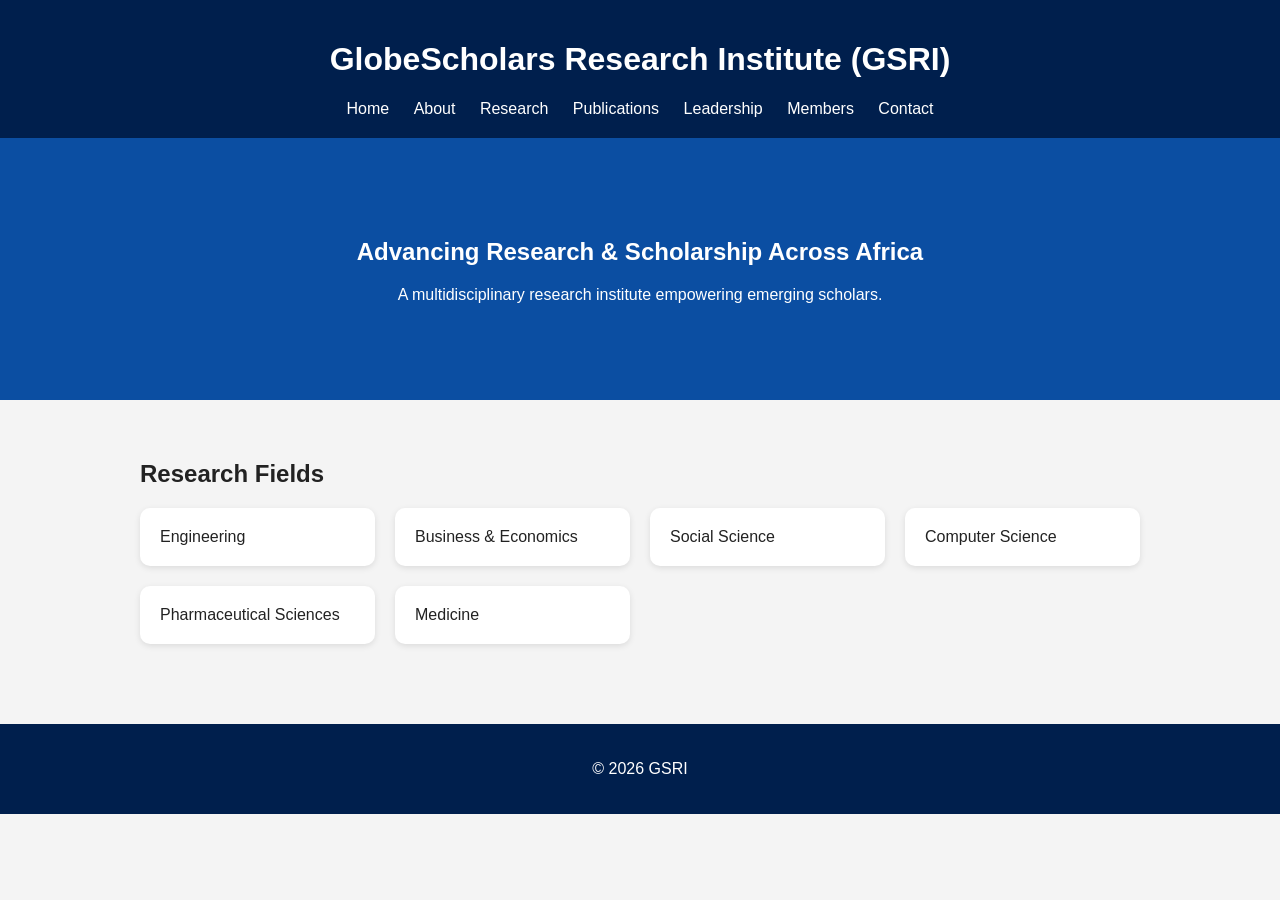
<file: index.html>
<!DOCTYPE html>
<html lang="en">
<head>
<meta charset="UTF-8">
<meta name="viewport" content="width=device-width, initial-scale=1.0">
<title>GSRI</title>
<link rel="stylesheet" href="style.css">
</head>
<body>

<header>
<h1>GlobeScholars Research Institute (GSRI)</h1>
<nav>
<a href="index.html">Home</a>
<a href="about.html">About</a>
<a href="research.html">Research</a>
<a href="publications.html">Publications</a>
<a href="leadership.html">Leadership</a>
<a href="members.html">Members</a>
<a href="contact.html">Contact</a>
</nav>
</header>

<section class="hero">
<h2>Advancing Research & Scholarship Across Africa</h2>
<p>A multidisciplinary research institute empowering emerging scholars.</p>
</section>

<section class="container">
<h2>Research Fields</h2>
<div class="cards">
<div class="card">Engineering</div>
<div class="card">Business & Economics</div>
<div class="card">Social Science</div>
<div class="card">Computer Science</div>
<div class="card">Pharmaceutical Sciences</div>
<div class="card">Medicine</div>
</div>
</section>

<footer>
<p>© 2026 GSRI</p>
</footer>

</body>
</html>
</file>
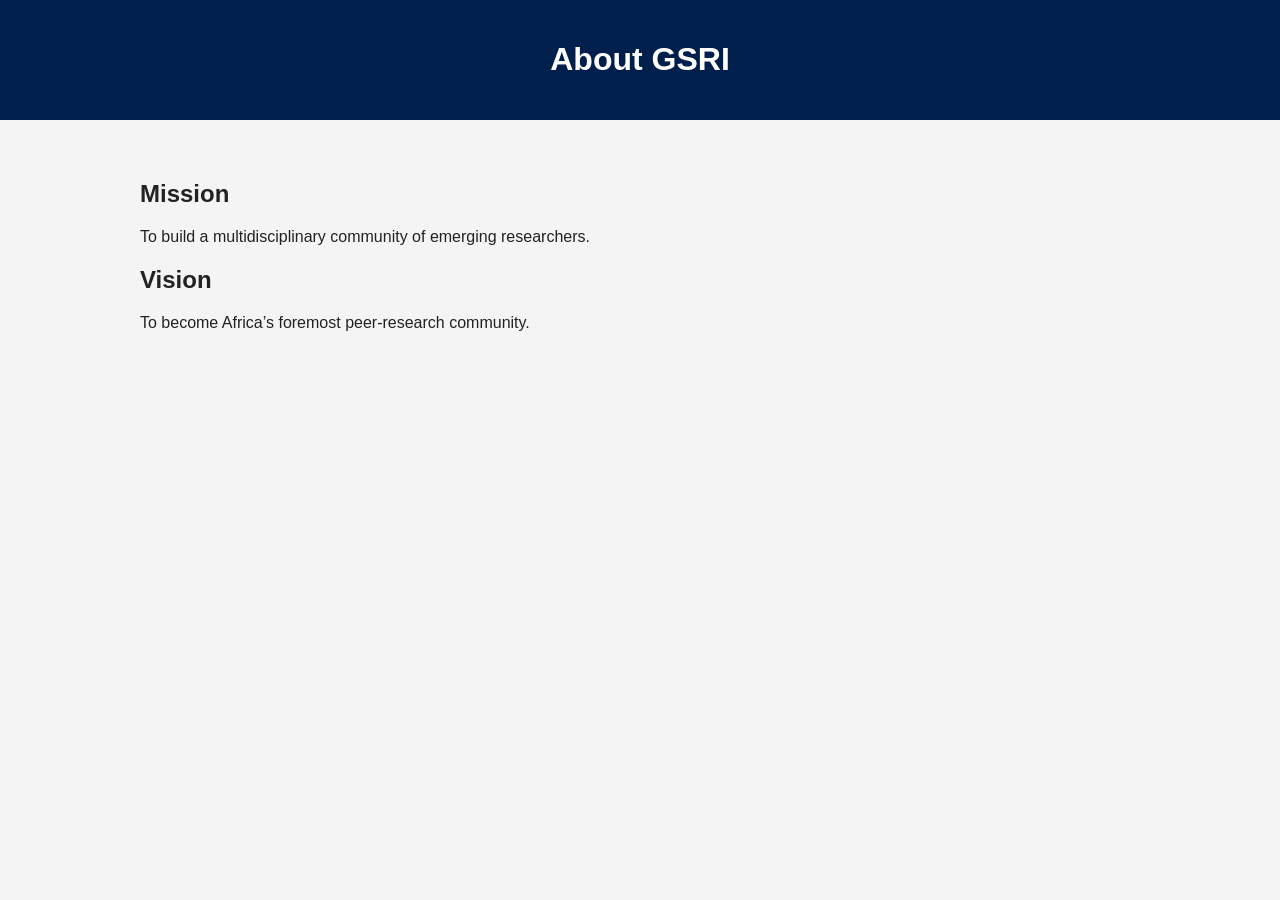
<file: about.html>
<!DOCTYPE html>
<html>
<head>
<title>About GSRI</title>
<link rel="stylesheet" href="style.css">
</head>
<body>

<header><h1>About GSRI</h1></header>

<section class="container">
<h2>Mission</h2>
<p>To build a multidisciplinary community of emerging researchers.</p>

<h2>Vision</h2>
<p>To become Africa’s foremost peer-research community.</p>
</section>

</body>
</html>
</file>
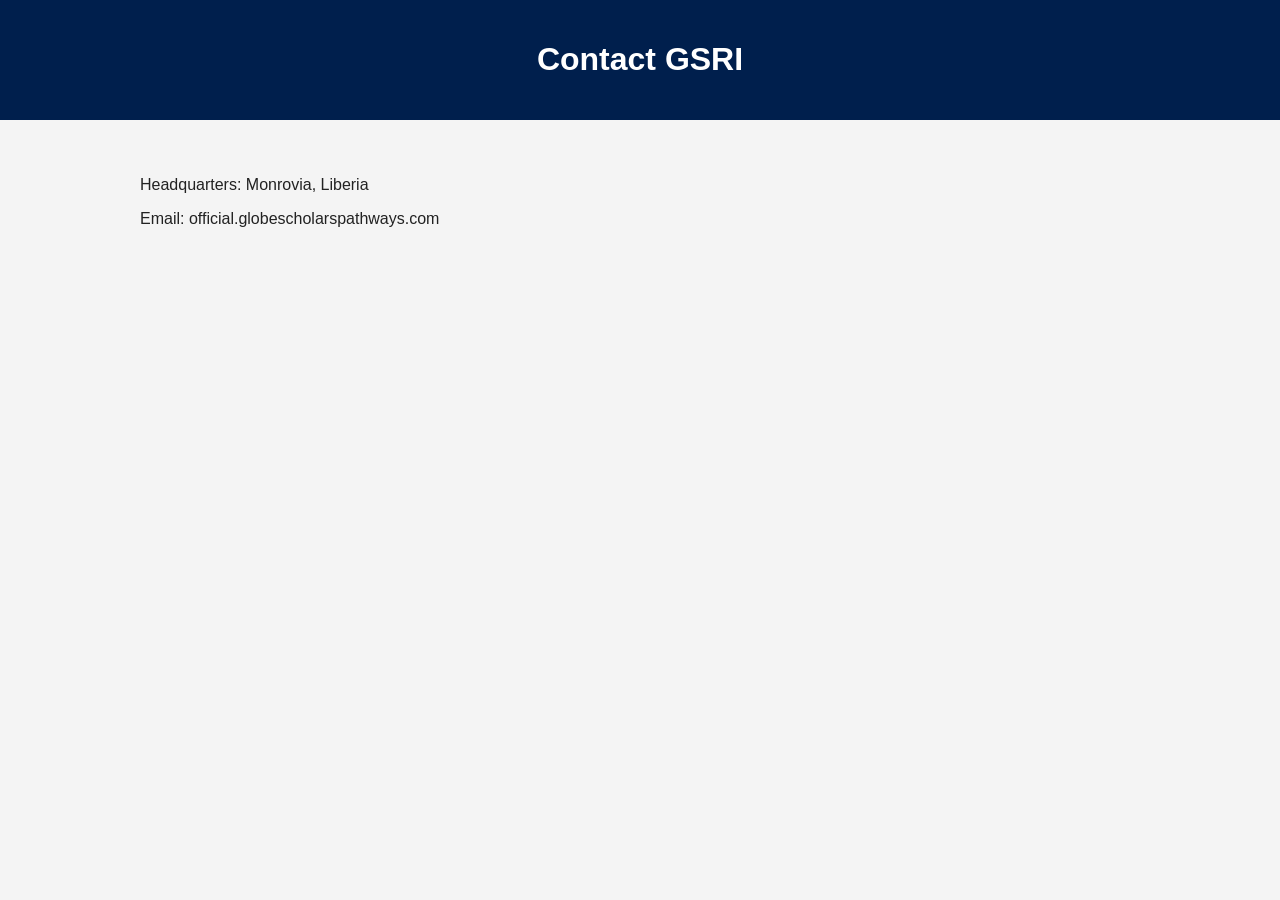
<file: contact.html>
<!DOCTYPE html>
<html>
<head>
<title>Contact</title>
<link rel="stylesheet" href="style.css">
</head>
<body>

<header><h1>Contact GSRI</h1></header>

<section class="container">
<p>Headquarters: Monrovia, Liberia</p>
<p>Email: official.globescholarspathways.com</p>
</section>

</body>
</html>
</file>
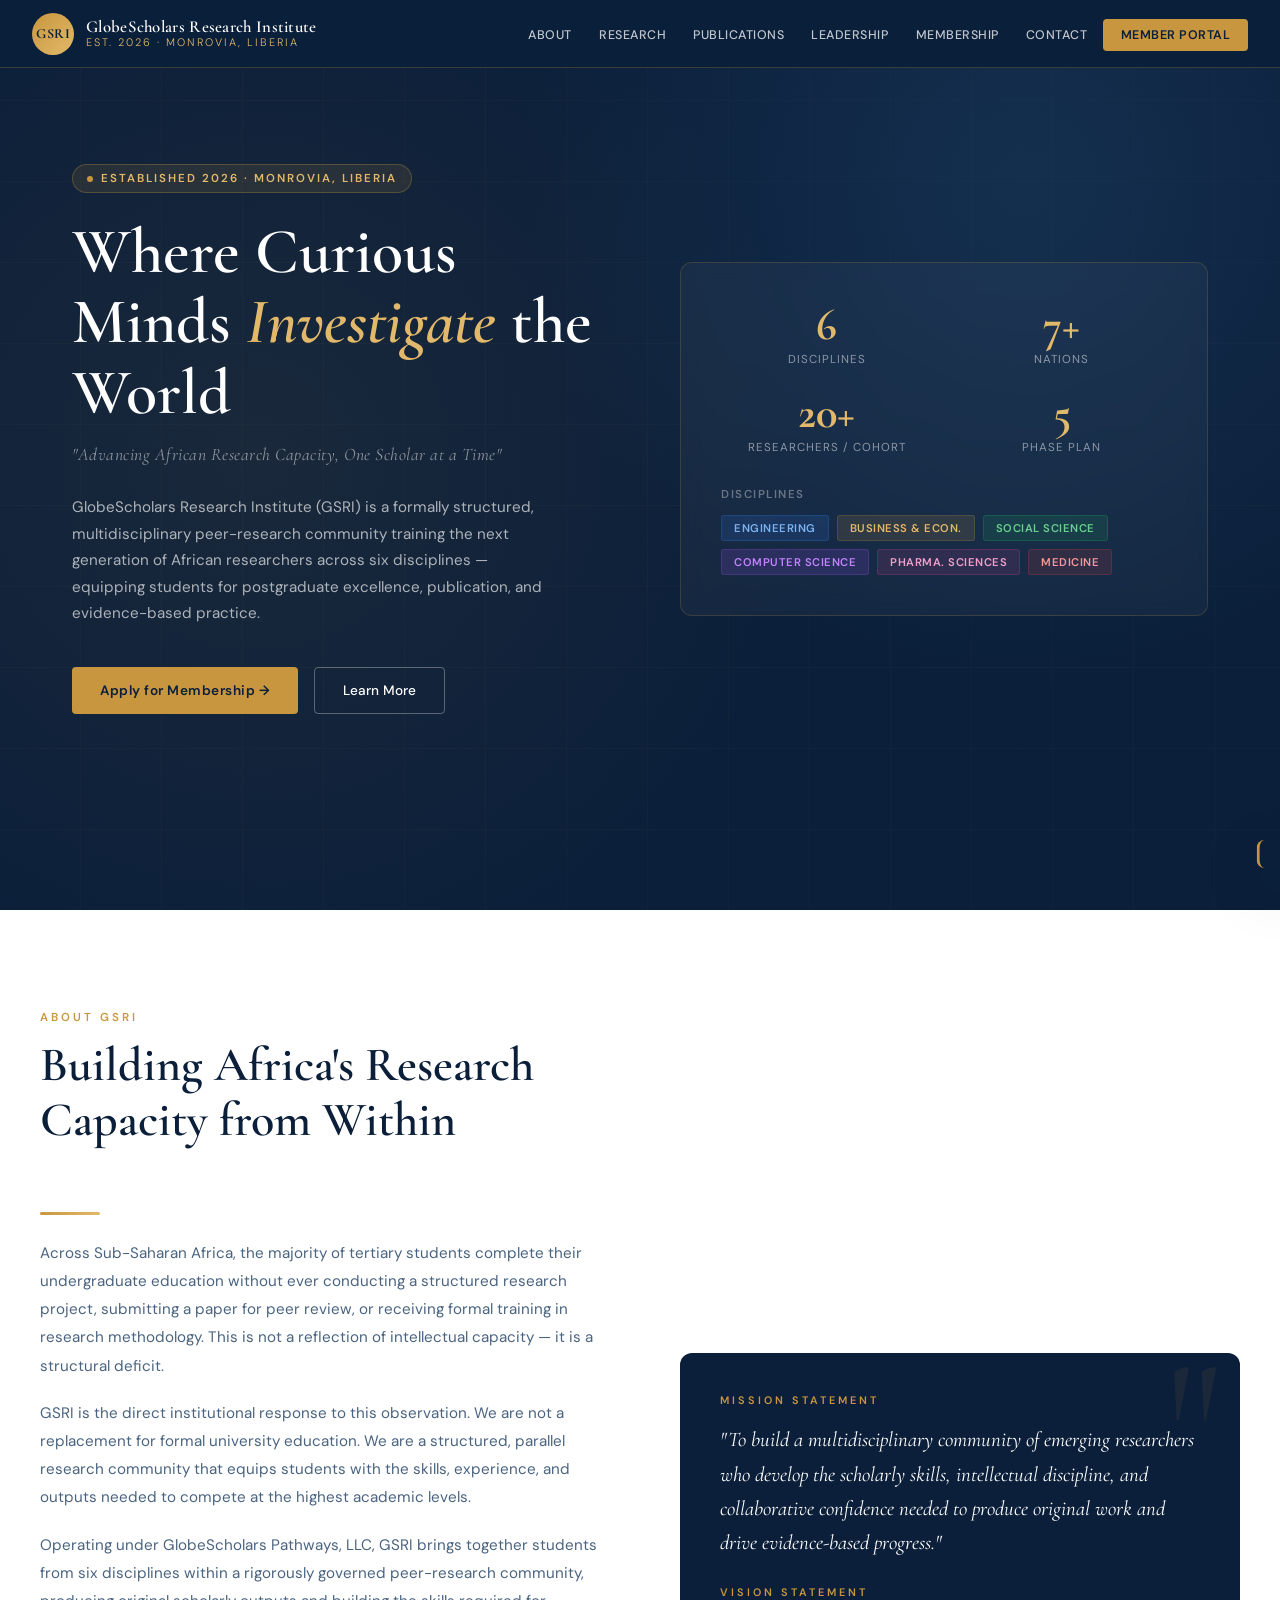
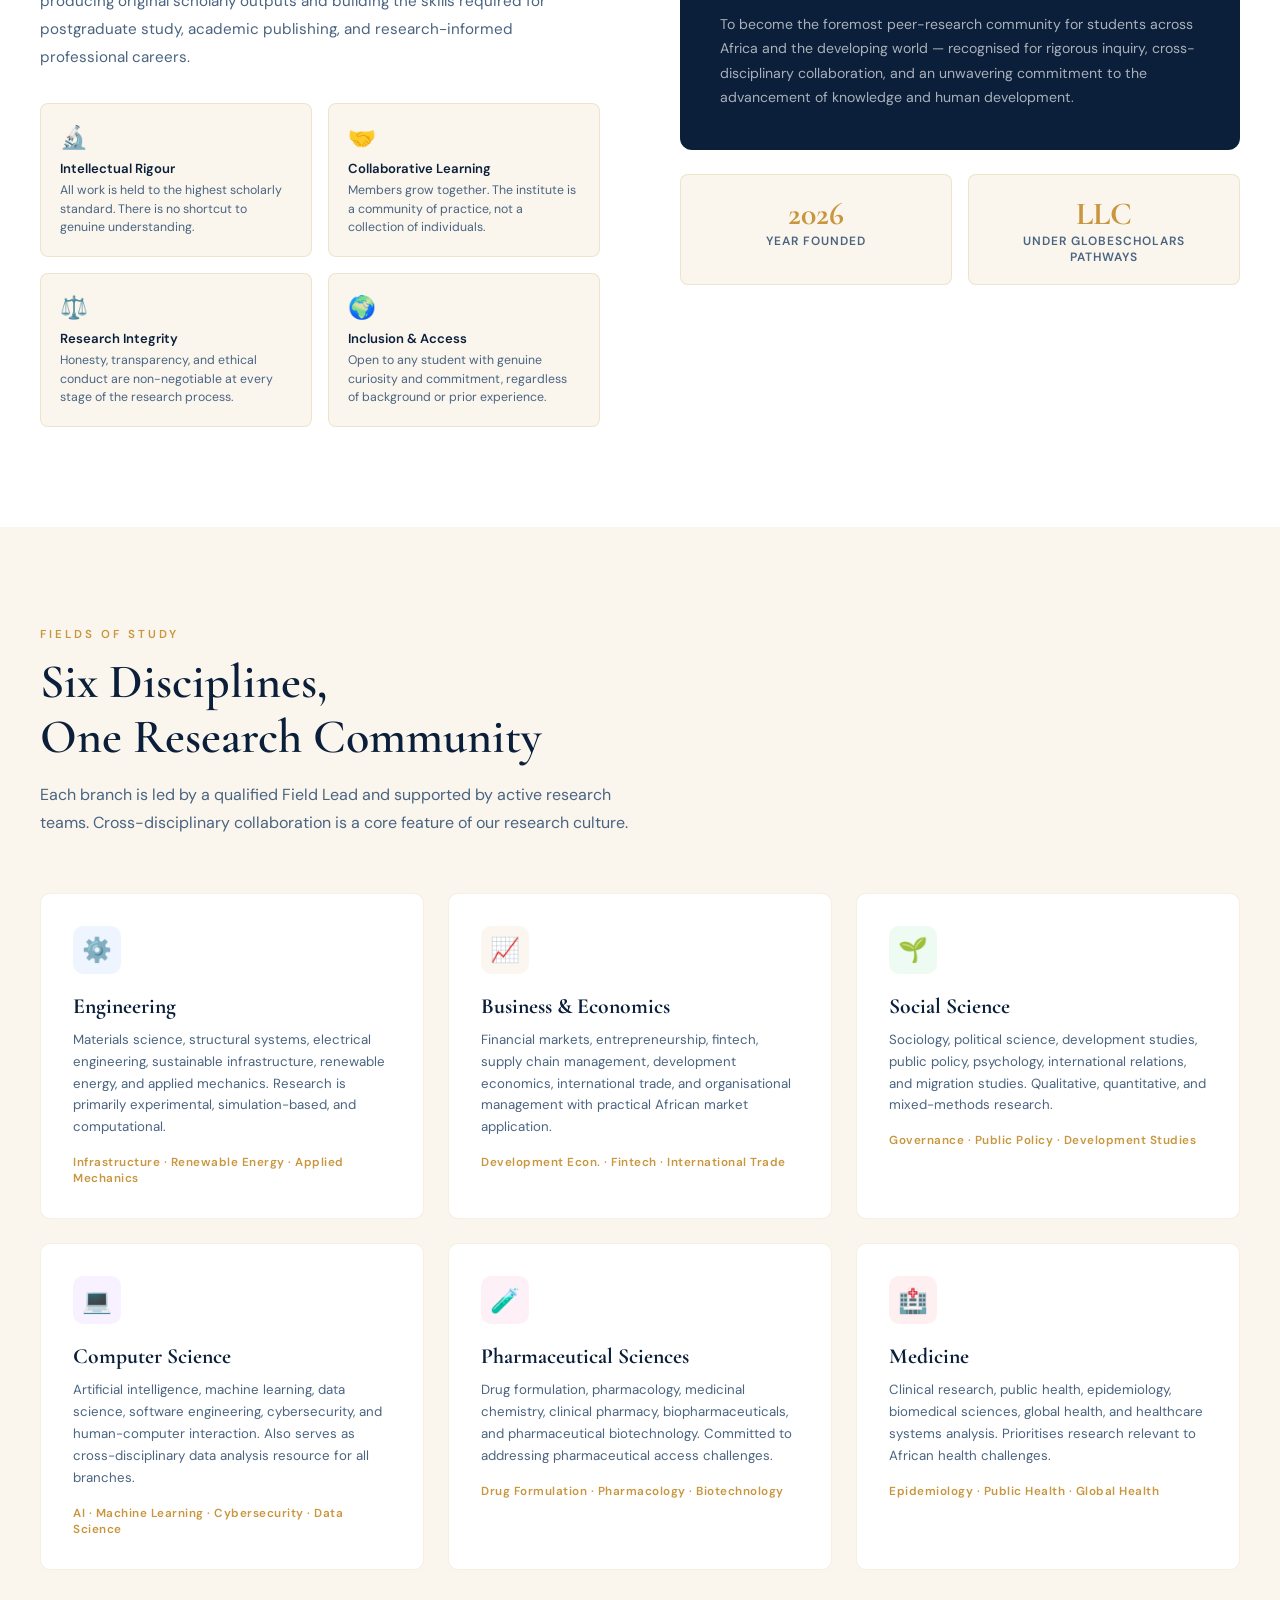
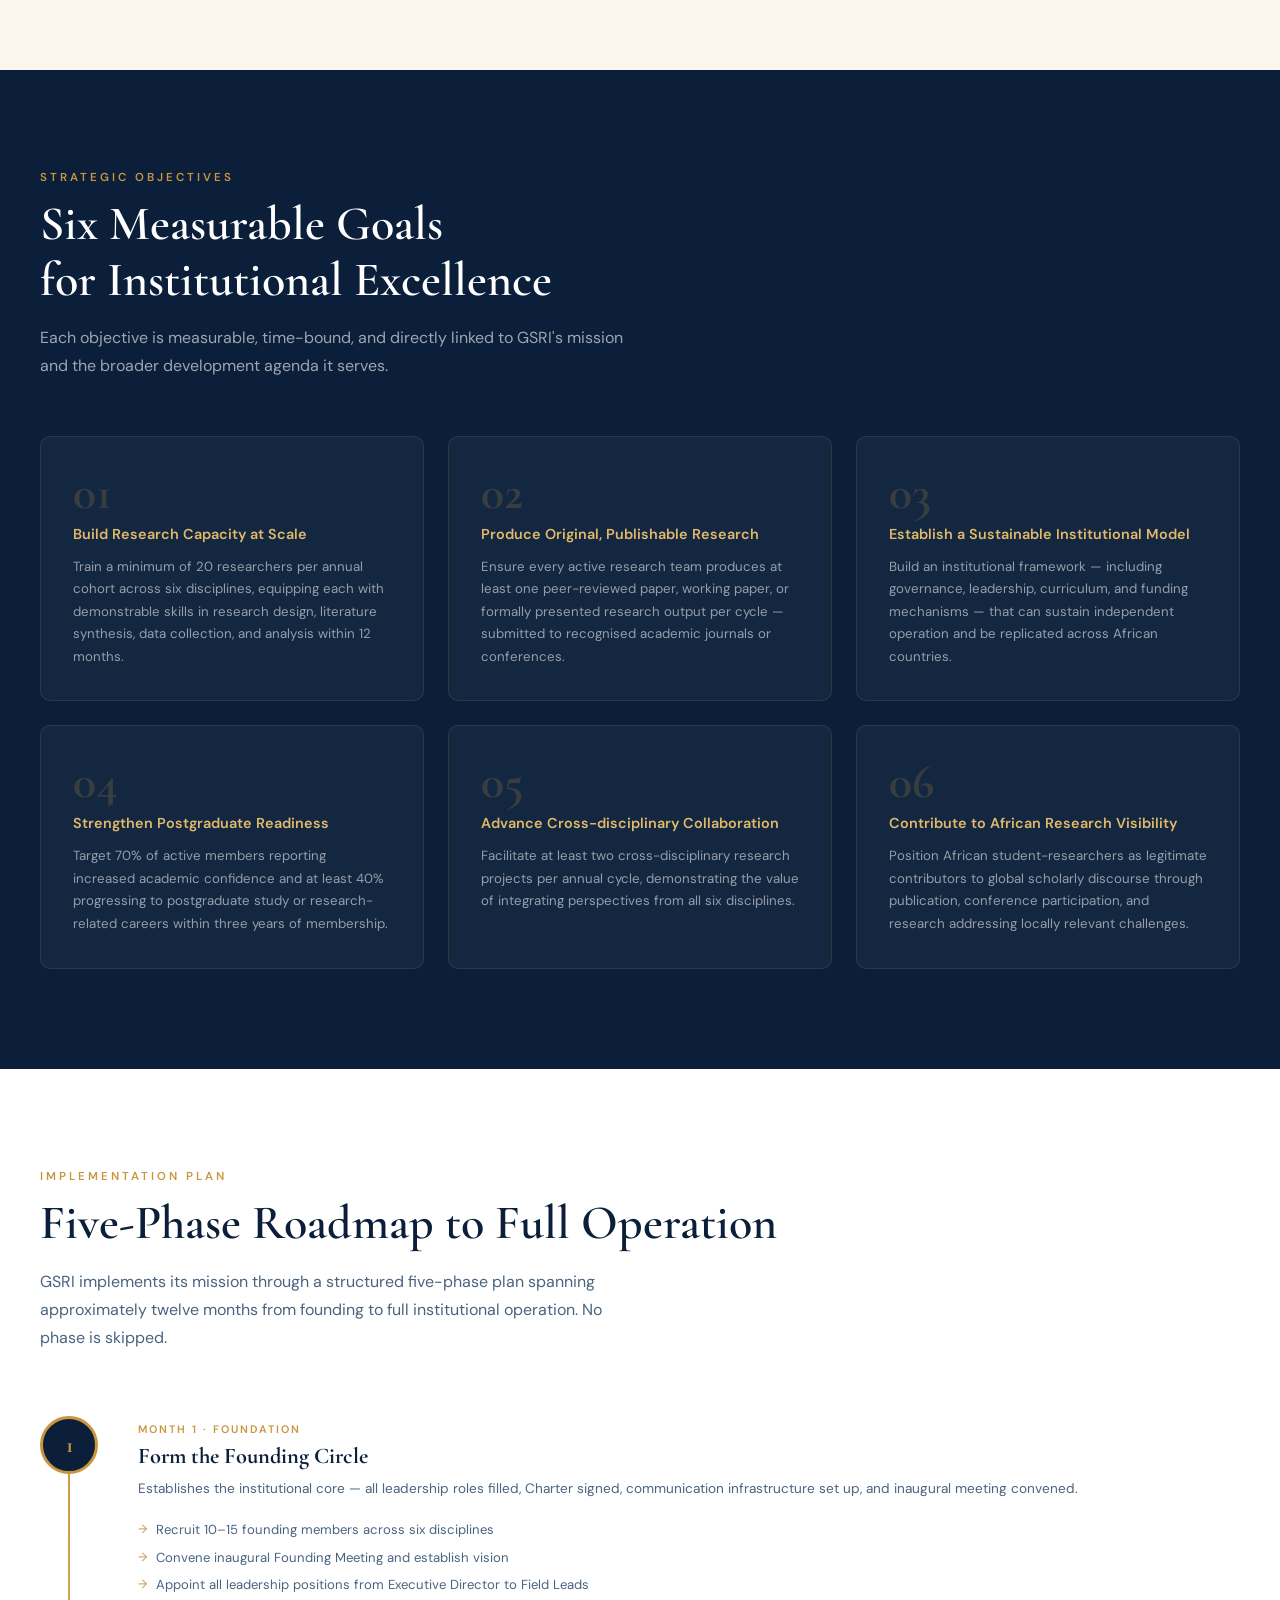
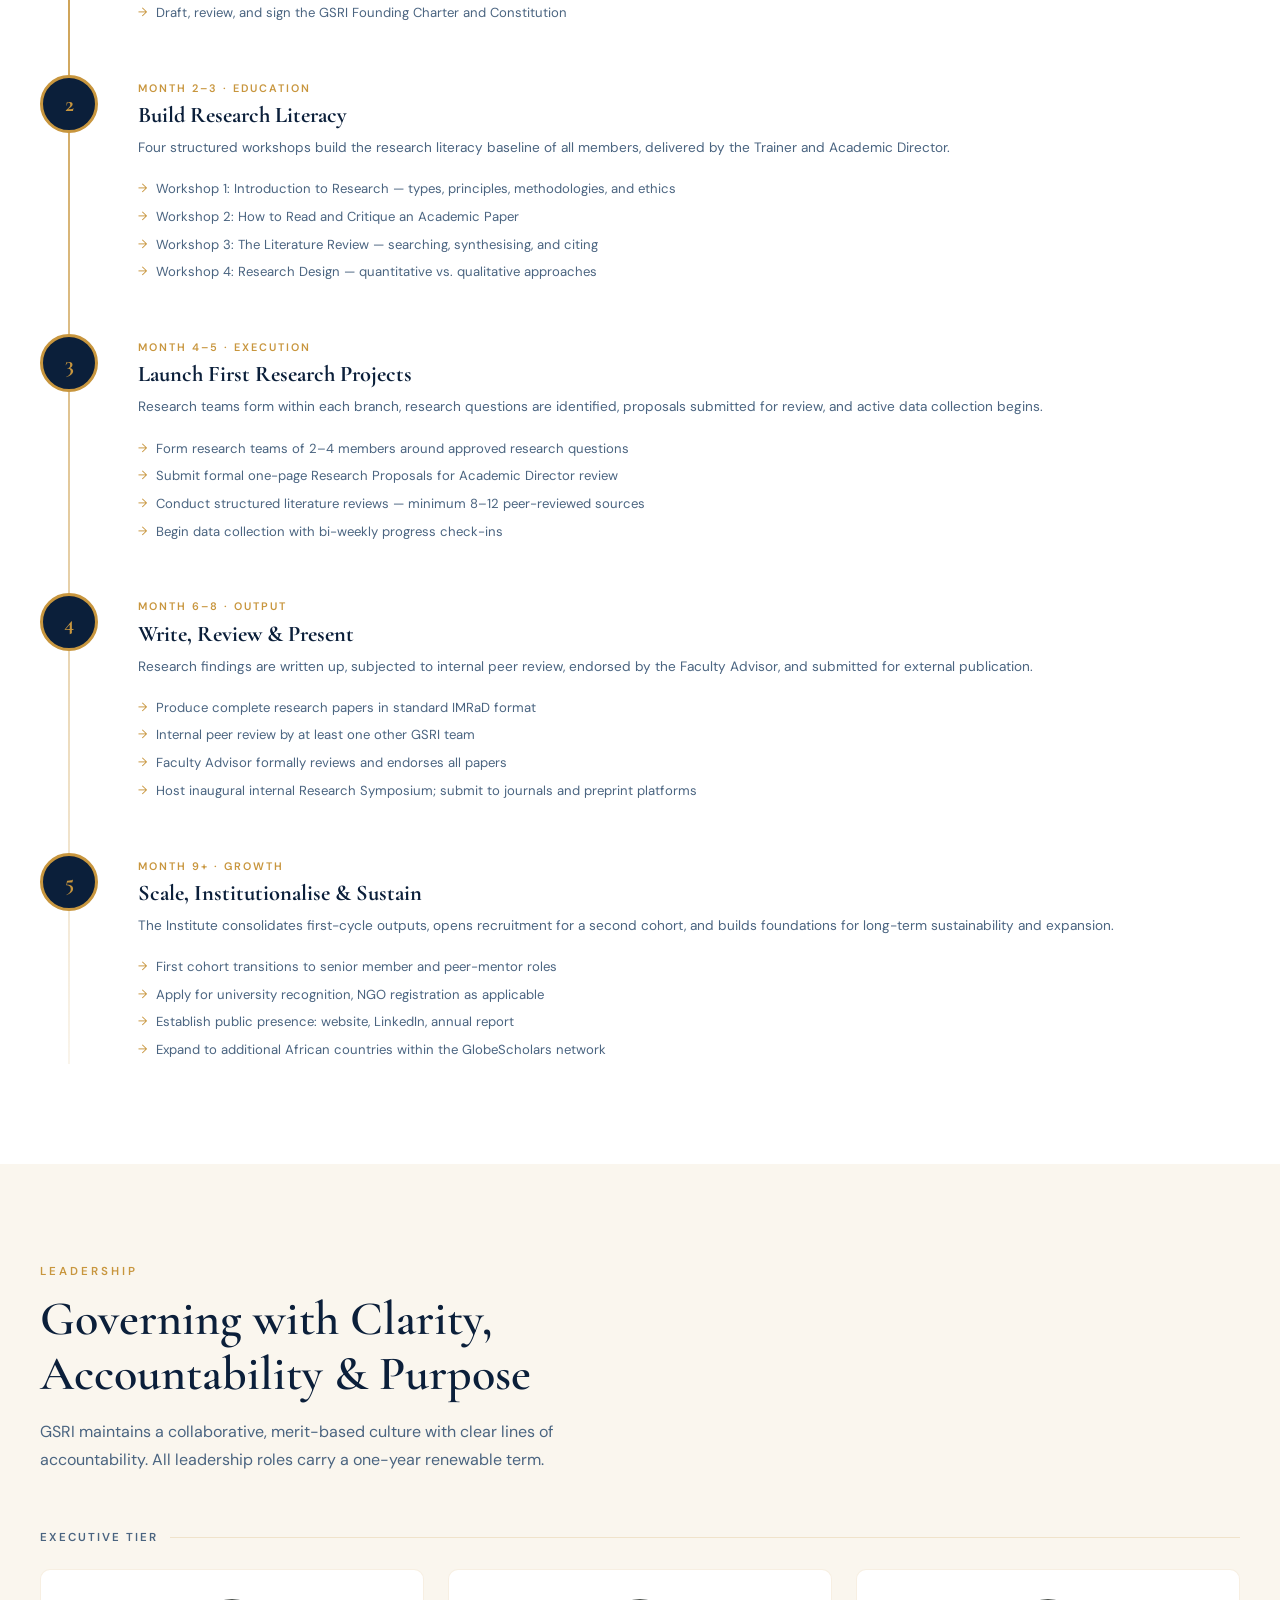
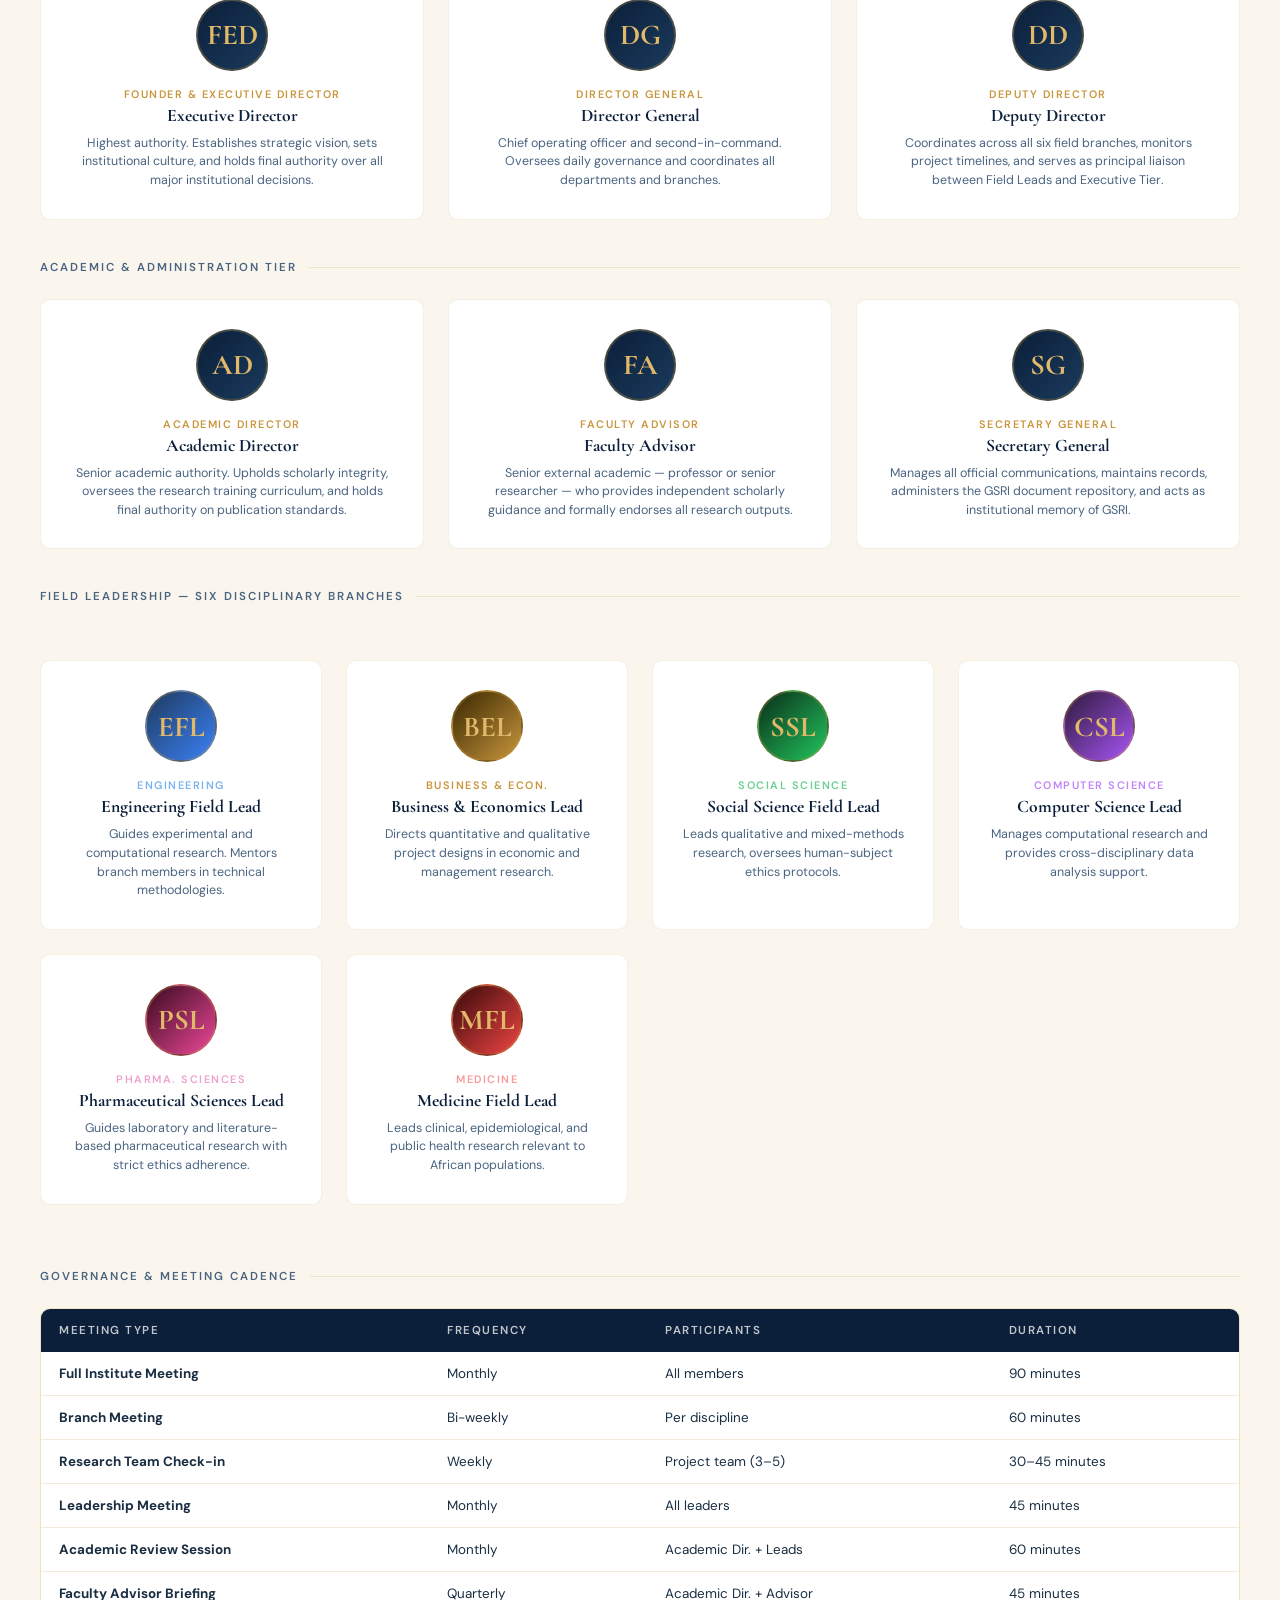
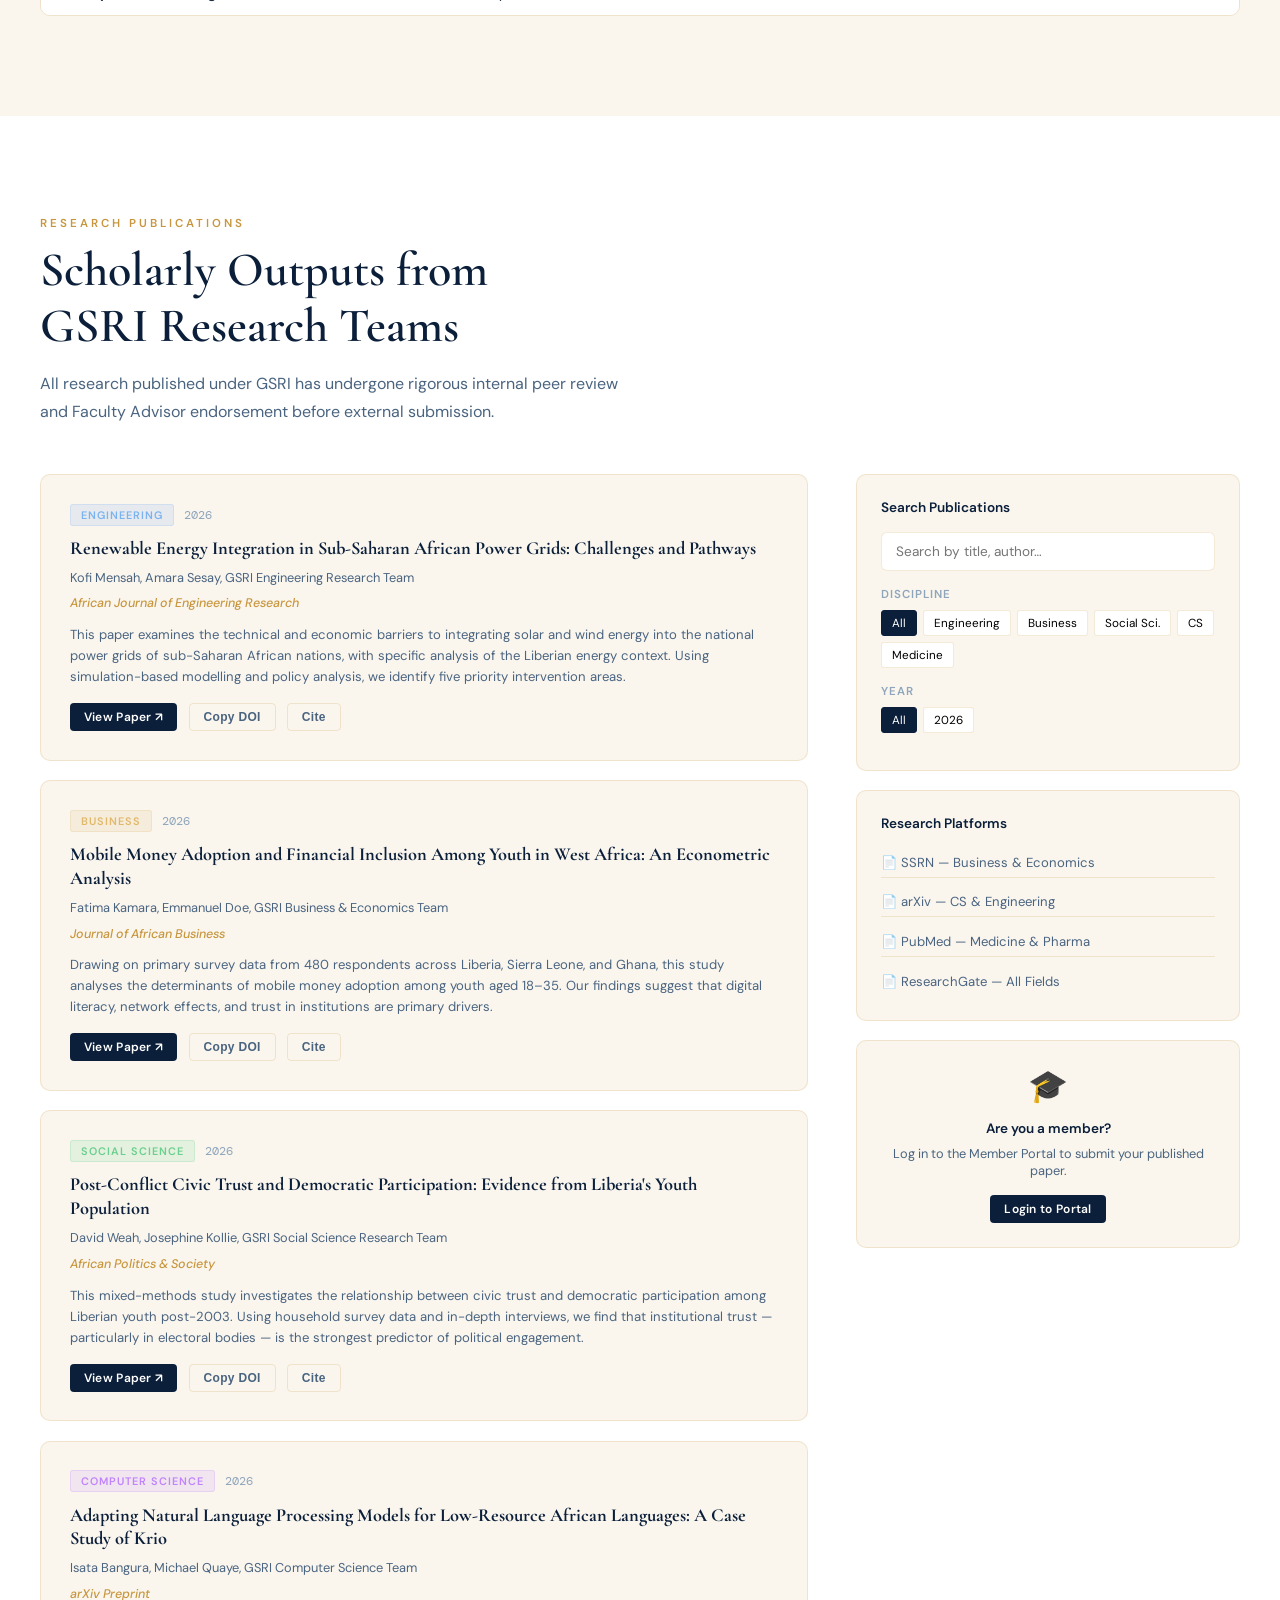
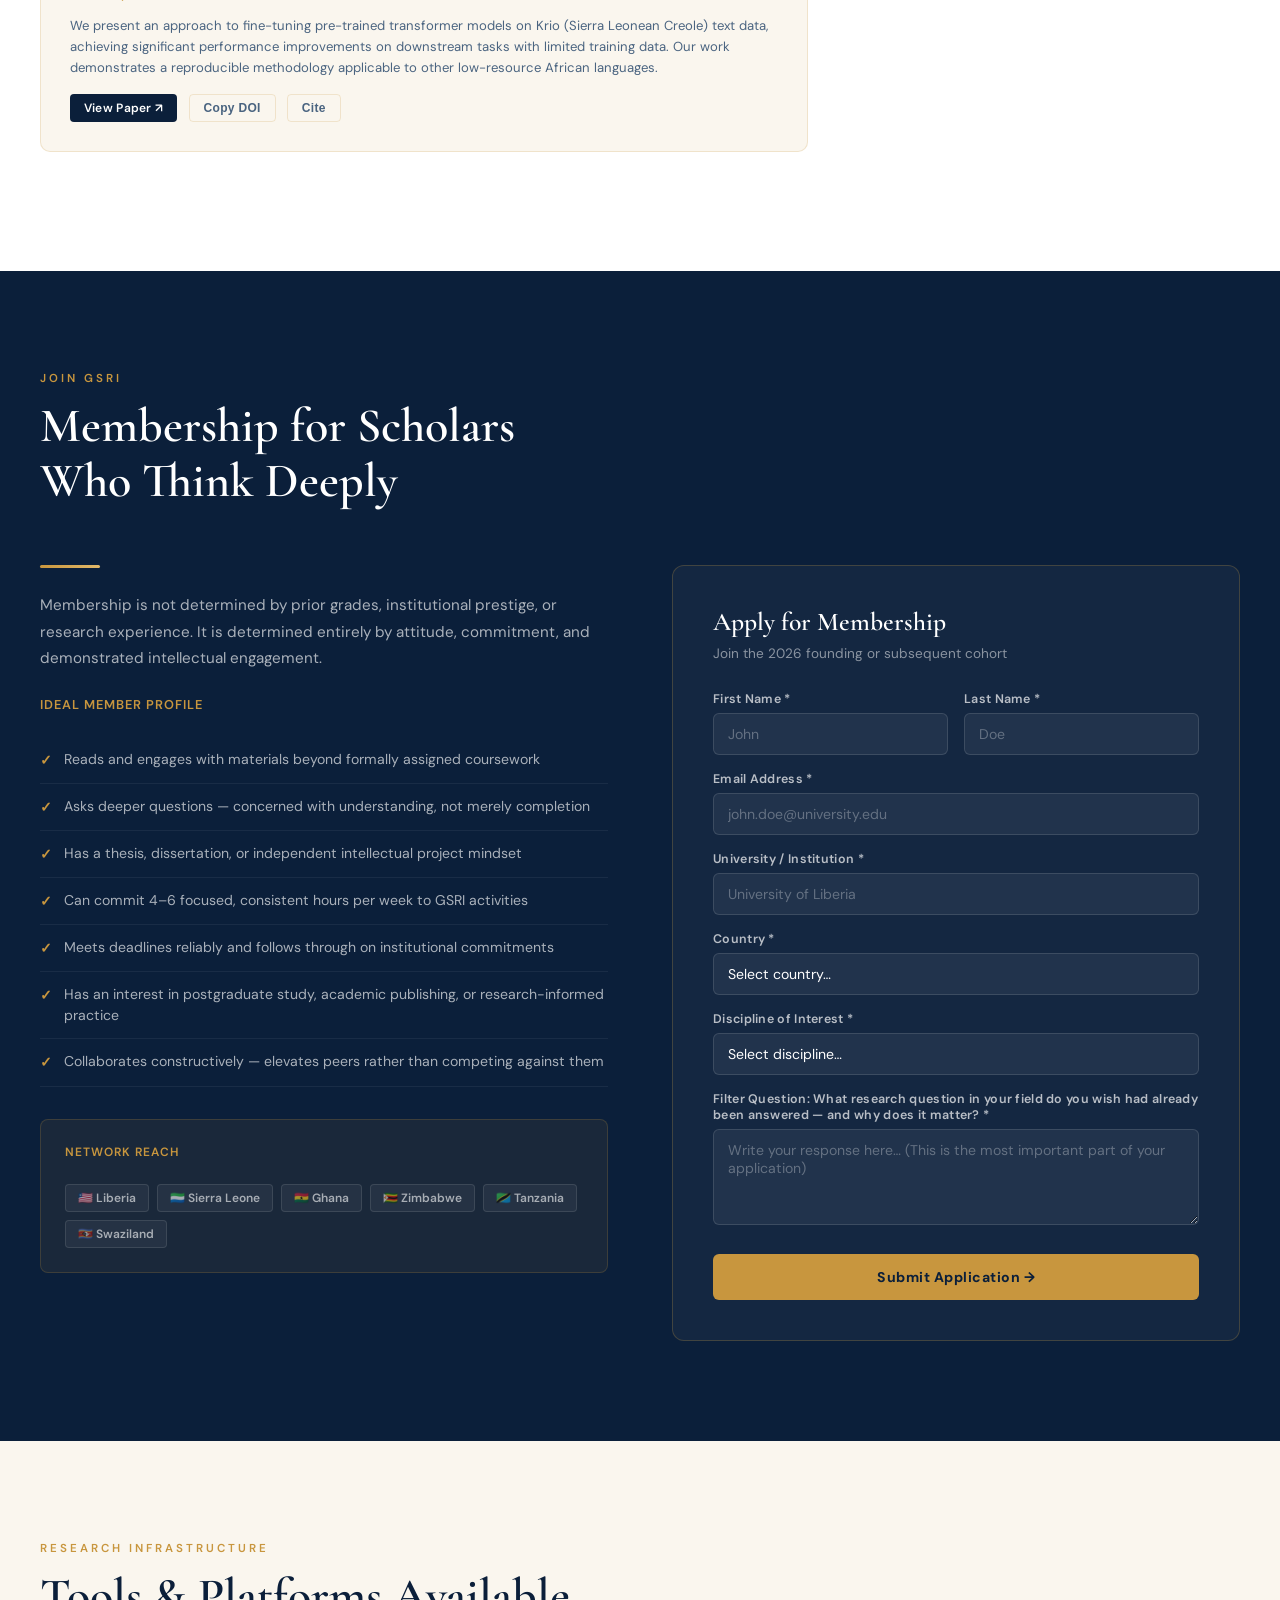
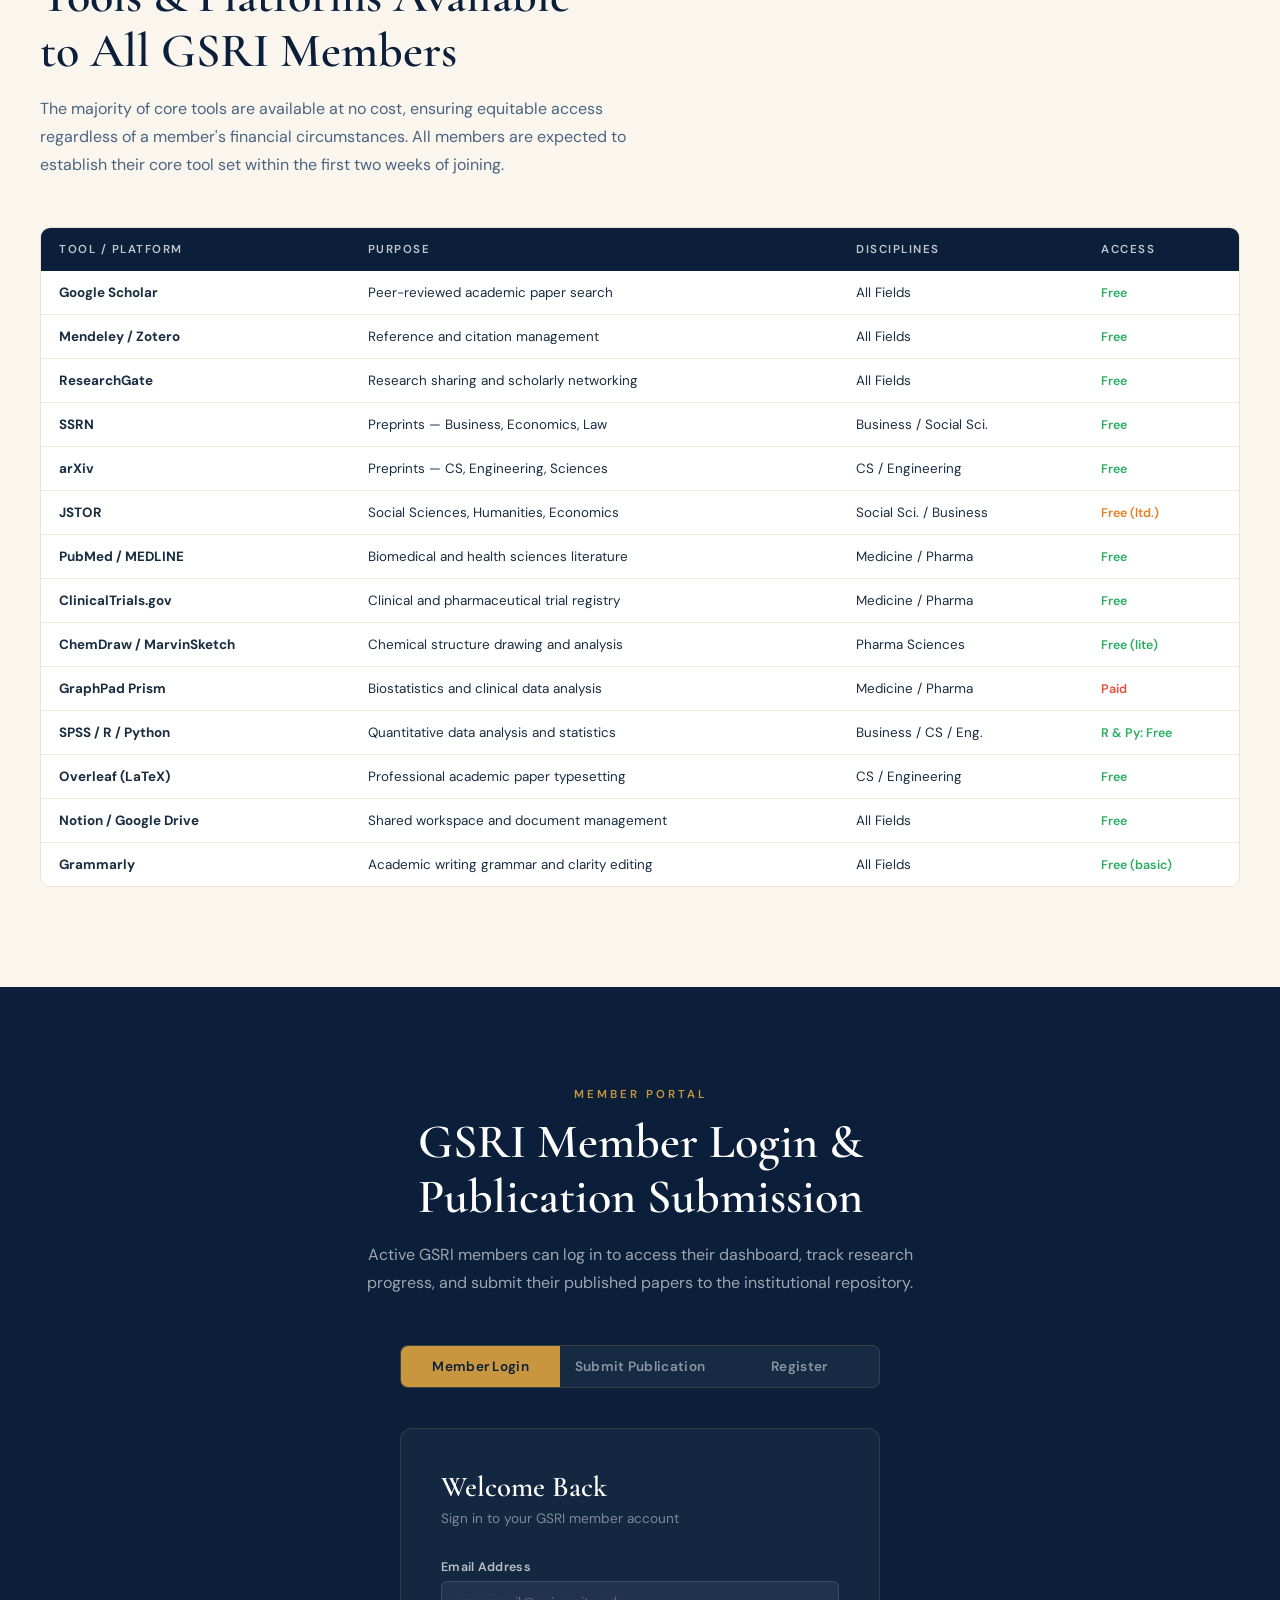
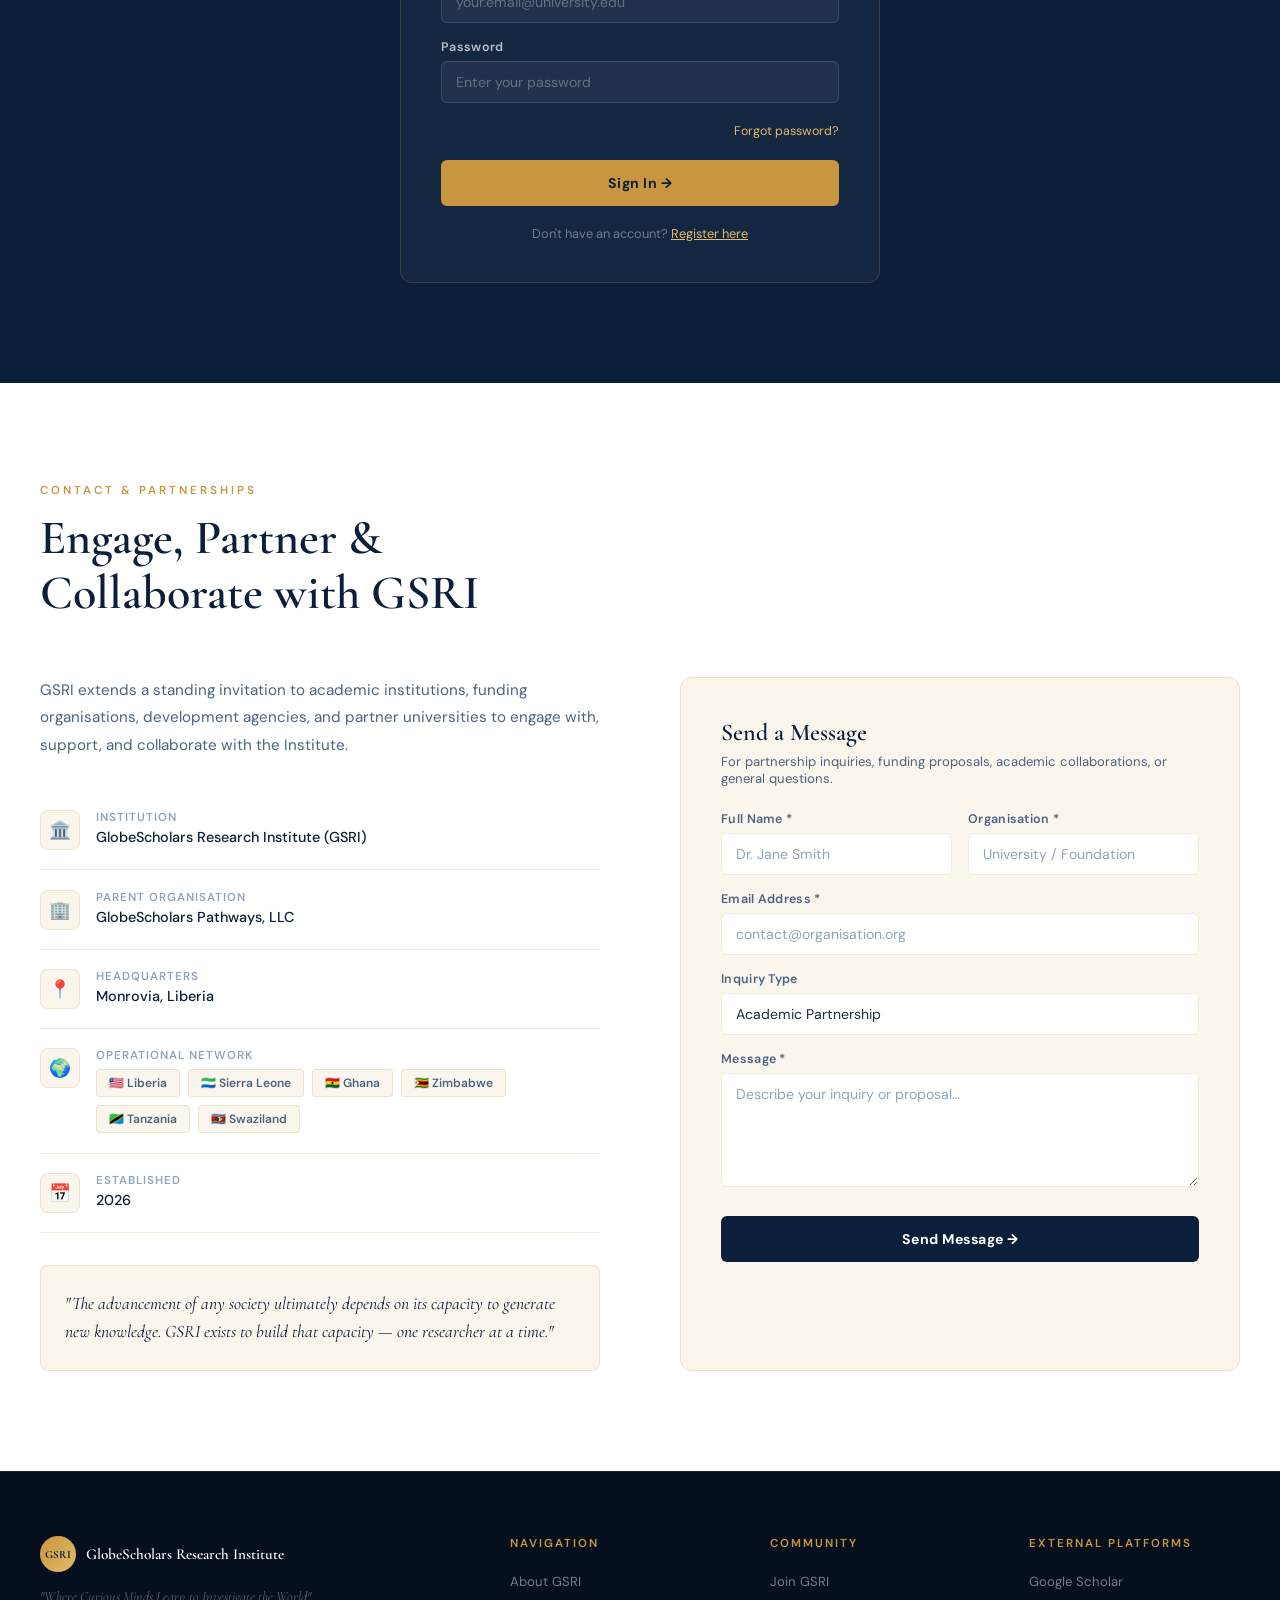
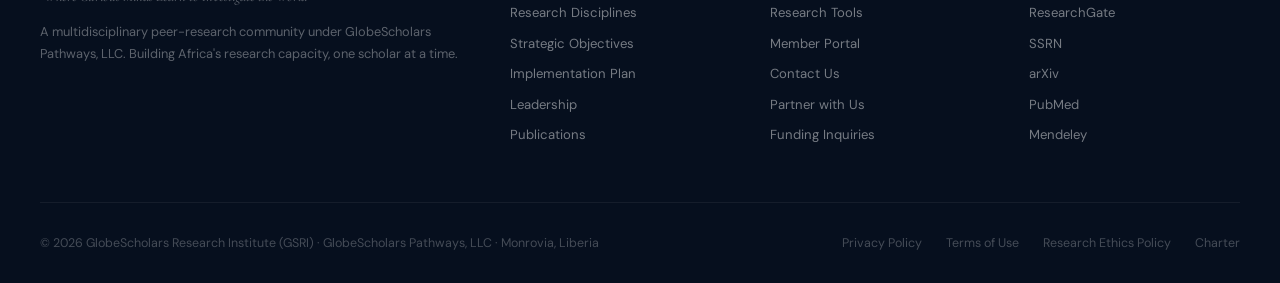
<file: gsri.html>
<!DOCTYPE html>
<html lang="en">
<head>
<meta charset="UTF-8">
<meta name="viewport" content="width=device-width, initial-scale=1.0">
<title>GlobeScholars Research Institute (GSRI) | Est. 2026</title>
<link rel="preconnect" href="https://fonts.googleapis.com">
<link href="https://fonts.googleapis.com/css2?family=Cormorant+Garamond:ital,wght@0,300;0,400;0,600;0,700;1,300;1,400&family=DM+Sans:opsz,wght@9..40,300;9..40,400;9..40,500;9..40,600&family=DM+Mono:wght@300;400&display=swap" rel="stylesheet">
<style>
  :root {
    --navy: #0B1F3A;
    --navy-mid: #122847;
    --navy-light: #1A3A5C;
    --gold: #C8963E;
    --gold-light: #E2B96A;
    --gold-pale: #F5E6C8;
    --cream: #FAF6EE;
    --white: #FFFFFF;
    --slate: #4A6480;
    --slate-light: #7A9AB8;
    --muted: #8FA5BB;
    --text: #1A2E42;
    --text-light: #4A6480;
    --border: rgba(200, 150, 62, 0.2);
    --shadow: 0 8px 40px rgba(11,31,58,0.12);
    --shadow-lg: 0 20px 60px rgba(11,31,58,0.18);
    --transition: all 0.35s cubic-bezier(0.4,0,0.2,1);
  }
 
  * { margin: 0; padding: 0; box-sizing: border-box; }
 
  html { scroll-behavior: smooth; }
 
  body {
    font-family: 'DM Sans', sans-serif;
    background: var(--cream);
    color: var(--text);
    overflow-x: hidden;
  }
 
  /* ===== NAV ===== */
  nav {
    position: fixed; top: 0; left: 0; right: 0; z-index: 1000;
    background: rgba(11,31,58,0.97);
    backdrop-filter: blur(12px);
    border-bottom: 1px solid rgba(200,150,62,0.25);
    padding: 0 2rem;
    height: 68px;
    display: flex; align-items: center; justify-content: space-between;
  }
  .nav-brand {
    display: flex; align-items: center; gap: 12px;
    text-decoration: none;
  }
  .nav-logo {
    width: 42px; height: 42px;
    background: linear-gradient(135deg, var(--gold), var(--gold-light));
    border-radius: 50%;
    display: flex; align-items: center; justify-content: center;
    font-family: 'Cormorant Garamond', serif;
    font-weight: 700; font-size: 14px;
    color: var(--navy); letter-spacing: 0.5px;
  }
  .nav-name {
    font-family: 'Cormorant Garamond', serif;
    font-size: 1.05rem; font-weight: 600;
    color: var(--white); letter-spacing: 0.3px;
    line-height: 1.1;
  }
  .nav-name span { display: block; font-size: 0.68rem; font-weight: 300; color: var(--gold-light); letter-spacing: 2px; text-transform: uppercase; font-family: 'DM Sans', sans-serif; }
  .nav-links {
    display: flex; align-items: center; gap: 0.2rem;
    list-style: none;
  }
  .nav-links a {
    color: rgba(255,255,255,0.75);
    text-decoration: none;
    font-size: 0.78rem;
    font-weight: 500;
    letter-spacing: 0.5px;
    padding: 6px 12px;
    border-radius: 4px;
    transition: var(--transition);
    text-transform: uppercase;
  }
  .nav-links a:hover { color: var(--gold-light); background: rgba(200,150,62,0.1); }
  .nav-cta {
    background: var(--gold) !important;
    color: var(--navy) !important;
    padding: 8px 18px !important;
    border-radius: 4px !important;
    font-weight: 600 !important;
  }
  .nav-cta:hover { background: var(--gold-light) !important; }
  .hamburger { display: none; background: none; border: none; cursor: pointer; flex-direction: column; gap: 5px; }
  .hamburger span { display: block; width: 22px; height: 2px; background: var(--white); border-radius: 2px; transition: var(--transition); }
 
  /* ===== HERO ===== */
  #hero {
    min-height: 100vh;
    background: var(--navy);
    position: relative;
    display: flex; align-items: center;
    overflow: hidden;
    padding-top: 68px;
  }
  .hero-pattern {
    position: absolute; inset: 0;
    background-image:
      radial-gradient(circle at 20% 50%, rgba(200,150,62,0.08) 0%, transparent 50%),
      radial-gradient(circle at 80% 20%, rgba(26,58,92,0.6) 0%, transparent 40%),
      repeating-linear-gradient(0deg, transparent, transparent 80px, rgba(200,150,62,0.03) 80px, rgba(200,150,62,0.03) 81px),
      repeating-linear-gradient(90deg, transparent, transparent 80px, rgba(200,150,62,0.03) 80px, rgba(200,150,62,0.03) 81px);
  }
  .hero-content {
    position: relative; z-index: 2;
    max-width: 1200px; margin: 0 auto;
    padding: 6rem 2rem;
    display: grid; grid-template-columns: 1fr 1fr; gap: 5rem; align-items: center;
  }
  .hero-left {}
  .hero-badge {
    display: inline-flex; align-items: center; gap: 8px;
    background: rgba(200,150,62,0.12);
    border: 1px solid rgba(200,150,62,0.3);
    color: var(--gold-light);
    padding: 6px 14px;
    border-radius: 20px;
    font-size: 0.72rem;
    font-weight: 600;
    letter-spacing: 2px;
    text-transform: uppercase;
    margin-bottom: 1.5rem;
  }
  .hero-badge::before { content: ''; width: 6px; height: 6px; background: var(--gold); border-radius: 50%; }
  .hero-title {
    font-family: 'Cormorant Garamond', serif;
    font-size: clamp(2.8rem, 5vw, 4.4rem);
    font-weight: 600;
    color: var(--white);
    line-height: 1.1;
    margin-bottom: 1rem;
  }
  .hero-title em {
    font-style: italic;
    color: var(--gold-light);
  }
  .hero-subtitle {
    font-family: 'Cormorant Garamond', serif;
    font-size: 1.1rem;
    color: rgba(255,255,255,0.5);
    font-style: italic;
    letter-spacing: 0.5px;
    margin-bottom: 1.8rem;
  }
  .hero-desc {
    color: rgba(255,255,255,0.65);
    line-height: 1.75;
    font-size: 0.95rem;
    margin-bottom: 2.5rem;
    max-width: 480px;
  }
  .hero-actions { display: flex; gap: 1rem; flex-wrap: wrap; }
  .btn-primary {
    background: var(--gold);
    color: var(--navy);
    border: none;
    padding: 14px 28px;
    font-family: 'DM Sans', sans-serif;
    font-weight: 600;
    font-size: 0.85rem;
    letter-spacing: 0.5px;
    cursor: pointer;
    border-radius: 4px;
    transition: var(--transition);
    text-decoration: none;
    display: inline-flex; align-items: center; gap: 8px;
  }
  .btn-primary:hover { background: var(--gold-light); transform: translateY(-1px); box-shadow: 0 8px 24px rgba(200,150,62,0.3); }
  .btn-outline {
    background: transparent;
    color: var(--white);
    border: 1px solid rgba(255,255,255,0.3);
    padding: 14px 28px;
    font-family: 'DM Sans', sans-serif;
    font-weight: 500;
    font-size: 0.85rem;
    cursor: pointer;
    border-radius: 4px;
    transition: var(--transition);
    text-decoration: none;
    display: inline-flex; align-items: center; gap: 8px;
  }
  .btn-outline:hover { border-color: var(--gold); color: var(--gold-light); }
  .hero-right {}
  .hero-stats {
    background: rgba(255,255,255,0.04);
    border: 1px solid rgba(200,150,62,0.2);
    border-radius: 12px;
    padding: 2.5rem;
    backdrop-filter: blur(10px);
  }
  .stats-grid { display: grid; grid-template-columns: 1fr 1fr; gap: 1.5rem; margin-bottom: 2rem; }
  .stat-item { text-align: center; }
  .stat-num {
    font-family: 'Cormorant Garamond', serif;
    font-size: 2.8rem;
    font-weight: 700;
    color: var(--gold-light);
    line-height: 1;
  }
  .stat-label {
    font-size: 0.72rem;
    color: rgba(255,255,255,0.5);
    text-transform: uppercase;
    letter-spacing: 1px;
    margin-top: 4px;
  }
  .discipline-tags { display: flex; flex-wrap: wrap; gap: 8px; margin-top: 0.5rem; }
  .disc-tag {
    padding: 5px 12px;
    border-radius: 3px;
    font-size: 0.7rem;
    font-weight: 600;
    letter-spacing: 0.5px;
    text-transform: uppercase;
  }
  .disc-tag.eng { background: rgba(59,130,246,0.15); color: #7BB3F0; border: 1px solid rgba(59,130,246,0.2); }
  .disc-tag.biz { background: rgba(200,150,62,0.15); color: var(--gold-light); border: 1px solid var(--border); }
  .disc-tag.soc { background: rgba(34,197,94,0.12); color: #6BCF8F; border: 1px solid rgba(34,197,94,0.2); }
  .disc-tag.cs { background: rgba(168,85,247,0.15); color: #C084FC; border: 1px solid rgba(168,85,247,0.2); }
  .disc-tag.pharma { background: rgba(236,72,153,0.12); color: #F0A0CC; border: 1px solid rgba(236,72,153,0.2); }
  .disc-tag.med { background: rgba(239,68,68,0.12); color: #F89898; border: 1px solid rgba(239,68,68,0.2); }
 
  /* ===== SECTION COMMON ===== */
  section { padding: 100px 2rem; }
  .container { max-width: 1200px; margin: 0 auto; }
  .section-label {
    font-size: 0.72rem;
    font-weight: 600;
    letter-spacing: 3px;
    text-transform: uppercase;
    color: var(--gold);
    margin-bottom: 0.8rem;
  }
  .section-title {
    font-family: 'Cormorant Garamond', serif;
    font-size: clamp(2rem, 4vw, 3rem);
    font-weight: 600;
    color: var(--navy);
    line-height: 1.15;
    margin-bottom: 1rem;
  }
  .section-title.light { color: var(--white); }
  .section-desc {
    font-size: 1rem;
    color: var(--text-light);
    line-height: 1.75;
    max-width: 600px;
  }
  .section-desc.light { color: rgba(255,255,255,0.6); }
  .divider {
    width: 60px; height: 3px;
    background: linear-gradient(90deg, var(--gold), var(--gold-light));
    margin-bottom: 1.5rem;
    border-radius: 2px;
  }
 
  /* ===== ABOUT ===== */
  #about { background: var(--white); }
  .about-grid { display: grid; grid-template-columns: 1fr 1fr; gap: 5rem; align-items: center; margin-top: 4rem; }
  .about-text p { color: var(--text-light); line-height: 1.85; font-size: 0.95rem; margin-bottom: 1.2rem; }
  .values-grid { display: grid; grid-template-columns: 1fr 1fr; gap: 1rem; margin-top: 2rem; }
  .value-card {
    padding: 1.2rem;
    border: 1px solid var(--border);
    border-radius: 8px;
    background: var(--cream);
    transition: var(--transition);
  }
  .value-card:hover { border-color: var(--gold); transform: translateY(-2px); box-shadow: var(--shadow); }
  .value-icon { font-size: 1.4rem; margin-bottom: 0.5rem; }
  .value-name { font-weight: 600; font-size: 0.82rem; color: var(--navy); margin-bottom: 4px; }
  .value-desc { font-size: 0.77rem; color: var(--text-light); line-height: 1.5; }
  .mission-card {
    background: var(--navy);
    border-radius: 12px;
    padding: 2.5rem;
    position: relative;
    overflow: hidden;
  }
  .mission-card::before {
    content: '"';
    position: absolute; top: -20px; right: 20px;
    font-family: 'Cormorant Garamond', serif;
    font-size: 12rem;
    color: rgba(200,150,62,0.08);
    line-height: 1;
  }
  .mission-label { font-size: 0.68rem; letter-spacing: 3px; text-transform: uppercase; color: var(--gold); margin-bottom: 1rem; font-weight: 600; }
  .mission-text {
    font-family: 'Cormorant Garamond', serif;
    font-size: 1.3rem;
    font-style: italic;
    color: var(--white);
    line-height: 1.65;
    margin-bottom: 1.5rem;
  }
  .vision-label { font-size: 0.68rem; letter-spacing: 3px; text-transform: uppercase; color: var(--gold); margin-bottom: 0.8rem; font-weight: 600; margin-top: 1.5rem; }
  .vision-text {
    font-size: 0.88rem;
    color: rgba(255,255,255,0.65);
    line-height: 1.75;
  }
 
  /* ===== RESEARCH ===== */
  #research { background: var(--cream); }
  .disciplines-grid {
    display: grid;
    grid-template-columns: repeat(3, 1fr);
    gap: 1.5rem;
    margin-top: 3.5rem;
  }
  .disc-card {
    background: var(--white);
    border: 1px solid rgba(200,150,62,0.15);
    border-radius: 10px;
    padding: 2rem;
    transition: var(--transition);
    position: relative;
    overflow: hidden;
  }
  .disc-card::before {
    content: '';
    position: absolute; top: 0; left: 0; right: 0; height: 3px;
    background: linear-gradient(90deg, var(--gold), var(--gold-light));
    opacity: 0;
    transition: var(--transition);
  }
  .disc-card:hover { transform: translateY(-4px); box-shadow: var(--shadow-lg); border-color: var(--gold); }
  .disc-card:hover::before { opacity: 1; }
  .disc-card-icon {
    width: 48px; height: 48px; border-radius: 10px;
    display: flex; align-items: center; justify-content: center;
    font-size: 1.5rem;
    margin-bottom: 1.2rem;
  }
  .disc-card-title { font-family: 'Cormorant Garamond', serif; font-size: 1.35rem; font-weight: 700; color: var(--navy); margin-bottom: 0.6rem; }
  .disc-card-desc { font-size: 0.83rem; color: var(--text-light); line-height: 1.65; margin-bottom: 1rem; }
  .disc-focus { font-size: 0.73rem; color: var(--gold); font-weight: 600; letter-spacing: 0.5px; }
 
  /* ===== OBJECTIVES ===== */
  #objectives { background: var(--navy); }
  .objectives-grid { display: grid; grid-template-columns: repeat(3, 1fr); gap: 1.5rem; margin-top: 3.5rem; }
  .obj-card {
    background: rgba(255,255,255,0.04);
    border: 1px solid rgba(200,150,62,0.15);
    border-radius: 10px;
    padding: 2rem;
    transition: var(--transition);
  }
  .obj-card:hover { background: rgba(200,150,62,0.06); border-color: rgba(200,150,62,0.4); }
  .obj-num {
    font-family: 'Cormorant Garamond', serif;
    font-size: 3rem;
    font-weight: 700;
    color: rgba(200,150,62,0.2);
    line-height: 1;
    margin-bottom: 0.5rem;
  }
  .obj-title { font-weight: 600; color: var(--gold-light); font-size: 0.9rem; margin-bottom: 0.8rem; }
  .obj-desc { font-size: 0.83rem; color: rgba(255,255,255,0.55); line-height: 1.7; }
 
  /* ===== IMPLEMENTATION ===== */
  #implementation { background: var(--white); }
  .phases-timeline { margin-top: 4rem; position: relative; }
  .phases-timeline::before {
    content: '';
    position: absolute; left: 28px; top: 0; bottom: 0; width: 2px;
    background: linear-gradient(180deg, var(--gold), rgba(200,150,62,0.1));
  }
  .phase-item { display: flex; gap: 2.5rem; margin-bottom: 3rem; position: relative; }
  .phase-dot {
    width: 58px; height: 58px; border-radius: 50%;
    background: var(--navy);
    border: 3px solid var(--gold);
    display: flex; align-items: center; justify-content: center;
    font-family: 'Cormorant Garamond', serif;
    font-size: 1.4rem;
    font-weight: 700;
    color: var(--gold);
    flex-shrink: 0;
    position: relative; z-index: 1;
  }
  .phase-content { padding-top: 6px; flex: 1; }
  .phase-tag { font-size: 0.68rem; letter-spacing: 2px; text-transform: uppercase; color: var(--gold); font-weight: 600; margin-bottom: 0.4rem; }
  .phase-title { font-family: 'Cormorant Garamond', serif; font-size: 1.4rem; font-weight: 700; color: var(--navy); margin-bottom: 0.5rem; }
  .phase-desc { font-size: 0.85rem; color: var(--text-light); line-height: 1.7; margin-bottom: 1rem; }
  .phase-items { list-style: none; }
  .phase-items li {
    font-size: 0.82rem;
    color: var(--text-light);
    padding: 4px 0 4px 18px;
    position: relative;
    line-height: 1.5;
  }
  .phase-items li::before { content: '→'; position: absolute; left: 0; color: var(--gold); font-size: 0.75rem; }
 
  /* ===== LEADERSHIP ===== */
  #leadership { background: var(--cream); }
  .leadership-grid { display: grid; grid-template-columns: repeat(4, 1fr); gap: 1.5rem; margin-top: 3.5rem; }
  .leader-card {
    background: var(--white);
    border: 1px solid rgba(200,150,62,0.15);
    border-radius: 10px;
    padding: 1.8rem;
    text-align: center;
    transition: var(--transition);
  }
  .leader-card:hover { transform: translateY(-3px); box-shadow: var(--shadow-lg); border-color: var(--gold); }
  .leader-avatar {
    width: 72px; height: 72px; border-radius: 50%;
    background: linear-gradient(135deg, var(--navy), var(--navy-light));
    margin: 0 auto 1rem;
    display: flex; align-items: center; justify-content: center;
    font-family: 'Cormorant Garamond', serif;
    font-size: 1.8rem;
    font-weight: 700;
    color: var(--gold-light);
    border: 2px solid rgba(200,150,62,0.3);
  }
  .leader-role { font-size: 0.68rem; letter-spacing: 1.5px; text-transform: uppercase; color: var(--gold); font-weight: 600; margin-bottom: 4px; }
  .leader-name { font-family: 'Cormorant Garamond', serif; font-size: 1.1rem; font-weight: 700; color: var(--navy); margin-bottom: 0.5rem; }
  .leader-desc { font-size: 0.78rem; color: var(--text-light); line-height: 1.5; }
  .leadership-tiers { margin-top: 2rem; }
  .tier-title { font-size: 0.72rem; letter-spacing: 2px; text-transform: uppercase; color: var(--text-light); font-weight: 600; margin-bottom: 1.5rem; display: flex; align-items: center; gap: 12px; }
  .tier-title::after { content: ''; flex: 1; height: 1px; background: var(--border); }
 
  /* ===== PUBLICATIONS ===== */
  #publications { background: var(--white); }
  .publications-layout { display: grid; grid-template-columns: 2fr 1fr; gap: 3rem; margin-top: 3.5rem; }
  .pub-card {
    background: var(--cream);
    border: 1px solid var(--border);
    border-radius: 10px;
    padding: 1.8rem;
    margin-bottom: 1.2rem;
    transition: var(--transition);
  }
  .pub-card:hover { border-color: var(--gold); background: var(--white); }
  .pub-meta { display: flex; align-items: center; gap: 10px; margin-bottom: 0.7rem; flex-wrap: wrap; }
  .pub-field {
    font-size: 0.68rem; font-weight: 600; letter-spacing: 1px; text-transform: uppercase;
    padding: 3px 10px; border-radius: 3px;
  }
  .pub-year { font-size: 0.75rem; color: var(--muted); font-family: 'DM Mono', monospace; }
  .pub-title { font-family: 'Cormorant Garamond', serif; font-size: 1.15rem; font-weight: 700; color: var(--navy); margin-bottom: 0.5rem; line-height: 1.3; }
  .pub-authors { font-size: 0.8rem; color: var(--text-light); margin-bottom: 0.6rem; }
  .pub-journal { font-size: 0.78rem; color: var(--gold); font-style: italic; font-weight: 500; margin-bottom: 0.8rem; }
  .pub-abstract { font-size: 0.82rem; color: var(--text-light); line-height: 1.6; margin-bottom: 1rem; }
  .pub-actions { display: flex; gap: 0.7rem; }
  .pub-btn {
    font-size: 0.75rem; font-weight: 600; padding: 6px 14px; border-radius: 4px;
    cursor: pointer; border: none; transition: var(--transition); letter-spacing: 0.3px;
    text-decoration: none; display: inline-flex; align-items: center; gap: 5px;
  }
  .pub-btn.primary { background: var(--navy); color: var(--white); }
  .pub-btn.primary:hover { background: var(--navy-light); }
  .pub-btn.secondary { background: transparent; color: var(--text-light); border: 1px solid var(--border); }
  .pub-btn.secondary:hover { border-color: var(--gold); color: var(--gold); }
  .pub-sidebar {}
  .sidebar-card {
    background: var(--cream);
    border: 1px solid var(--border);
    border-radius: 10px;
    padding: 1.5rem;
    margin-bottom: 1.2rem;
  }
  .sidebar-title { font-weight: 600; font-size: 0.85rem; color: var(--navy); margin-bottom: 1rem; }
  .filter-group { margin-bottom: 0.8rem; }
  .filter-label { font-size: 0.72rem; letter-spacing: 1px; text-transform: uppercase; color: var(--muted); font-weight: 600; margin-bottom: 0.5rem; }
  .filter-options { display: flex; flex-wrap: wrap; gap: 6px; }
  .filter-btn {
    font-size: 0.73rem; padding: 4px 10px; border-radius: 3px;
    border: 1px solid var(--border); background: var(--white);
    cursor: pointer; transition: var(--transition); font-family: 'DM Sans', sans-serif;
  }
  .filter-btn:hover, .filter-btn.active { background: var(--navy); color: var(--white); border-color: var(--navy); }
  .pub-search {
    width: 100%; padding: 10px 14px; border: 1px solid var(--border);
    border-radius: 6px; font-size: 0.85rem; font-family: 'DM Sans', sans-serif;
    background: var(--white); color: var(--text); outline: none;
    transition: var(--transition); margin-bottom: 1rem;
  }
  .pub-search:focus { border-color: var(--gold); box-shadow: 0 0 0 3px rgba(200,150,62,0.1); }
 
  /* ===== MEMBERSHIP ===== */
  #membership { background: var(--navy); }
  .membership-layout { display: grid; grid-template-columns: 1fr 1fr; gap: 4rem; margin-top: 3.5rem; align-items: start; }
  .criteria-list { list-style: none; margin-top: 1.5rem; }
  .criteria-list li {
    display: flex; align-items: flex-start; gap: 12px;
    padding: 12px 0;
    border-bottom: 1px solid rgba(255,255,255,0.06);
    font-size: 0.88rem;
    color: rgba(255,255,255,0.65);
    line-height: 1.5;
  }
  .criteria-list li::before {
    content: '✓';
    color: var(--gold);
    font-weight: 700;
    flex-shrink: 0;
    margin-top: 1px;
  }
  .apply-card {
    background: rgba(255,255,255,0.04);
    border: 1px solid rgba(200,150,62,0.25);
    border-radius: 12px;
    padding: 2.5rem;
  }
  .apply-title { font-family: 'Cormorant Garamond', serif; font-size: 1.6rem; font-weight: 600; color: var(--white); margin-bottom: 0.5rem; }
  .apply-subtitle { font-size: 0.85rem; color: rgba(255,255,255,0.5); margin-bottom: 1.8rem; }
  .form-group { margin-bottom: 1rem; }
  .form-label { font-size: 0.78rem; font-weight: 600; color: rgba(255,255,255,0.7); margin-bottom: 6px; display: block; letter-spacing: 0.3px; }
  .form-input, .form-select, .form-textarea {
    width: 100%; padding: 11px 14px;
    background: rgba(255,255,255,0.06);
    border: 1px solid rgba(255,255,255,0.12);
    border-radius: 6px;
    color: var(--white);
    font-size: 0.88rem;
    font-family: 'DM Sans', sans-serif;
    outline: none;
    transition: var(--transition);
  }
  .form-input::placeholder, .form-textarea::placeholder { color: rgba(255,255,255,0.3); }
  .form-input:focus, .form-select:focus, .form-textarea:focus {
    border-color: var(--gold);
    background: rgba(200,150,62,0.06);
  }
  .form-select { appearance: none; cursor: pointer; }
  .form-select option { background: var(--navy); }
  .form-textarea { min-height: 90px; resize: vertical; }
  .form-row { display: grid; grid-template-columns: 1fr 1fr; gap: 1rem; }
  .submit-btn {
    width: 100%;
    background: var(--gold);
    color: var(--navy);
    border: none;
    padding: 14px;
    font-family: 'DM Sans', sans-serif;
    font-weight: 700;
    font-size: 0.88rem;
    letter-spacing: 0.5px;
    cursor: pointer;
    border-radius: 6px;
    transition: var(--transition);
    margin-top: 0.5rem;
  }
  .submit-btn:hover { background: var(--gold-light); transform: translateY(-1px); }
 
  /* ===== TOOLS ===== */
  #tools { background: var(--cream); }
  .tools-table-wrap { overflow-x: auto; margin-top: 3rem; border-radius: 10px; border: 1px solid var(--border); }
  table { width: 100%; border-collapse: collapse; background: var(--white); }
  th {
    background: var(--navy);
    color: rgba(255,255,255,0.75);
    font-size: 0.72rem;
    letter-spacing: 1.5px;
    text-transform: uppercase;
    font-weight: 600;
    padding: 14px 18px;
    text-align: left;
  }
  td { padding: 13px 18px; font-size: 0.84rem; color: var(--text); border-bottom: 1px solid var(--border); }
  tr:last-child td { border-bottom: none; }
  tr:hover td { background: var(--cream); }
  .access-free { color: #27AE60; font-weight: 600; font-size: 0.78rem; }
  .access-paid { color: #E74C3C; font-weight: 600; font-size: 0.78rem; }
  .access-ltd { color: #E67E22; font-weight: 600; font-size: 0.78rem; }
 
  /* ===== CONTACT ===== */
  #contact { background: var(--white); }
  .contact-grid { display: grid; grid-template-columns: 1fr 1fr; gap: 5rem; margin-top: 3.5rem; }
  .contact-info {}
  .contact-item {
    display: flex; align-items: flex-start; gap: 1rem;
    padding: 1.2rem 0;
    border-bottom: 1px solid var(--border);
  }
  .contact-icon {
    width: 40px; height: 40px; border-radius: 8px;
    background: var(--cream);
    border: 1px solid var(--border);
    display: flex; align-items: center; justify-content: center;
    font-size: 1.1rem;
    flex-shrink: 0;
  }
  .contact-label { font-size: 0.72rem; text-transform: uppercase; letter-spacing: 1px; color: var(--muted); font-weight: 600; margin-bottom: 3px; }
  .contact-value { font-size: 0.9rem; color: var(--navy); font-weight: 500; }
  .network-flags { display: flex; flex-wrap: wrap; gap: 8px; margin-top: 1.5rem; }
  .flag-chip {
    padding: 5px 12px; border-radius: 4px;
    background: var(--cream); border: 1px solid var(--border);
    font-size: 0.75rem; font-weight: 600; color: var(--text-light);
  }
  .contact-form { background: var(--cream); border-radius: 12px; padding: 2.5rem; border: 1px solid var(--border); }
  .contact-form .form-input,
  .contact-form .form-textarea,
  .contact-form .form-select {
    background: var(--white); color: var(--text);
    border: 1px solid var(--border);
  }
  .contact-form .form-input::placeholder,
  .contact-form .form-textarea::placeholder { color: var(--muted); }
  .contact-form .form-input:focus,
  .contact-form .form-textarea:focus {
    border-color: var(--gold);
    background: var(--white);
  }
  .contact-form .form-label { color: var(--text-light); }
  .contact-form .submit-btn { background: var(--navy); color: var(--white); }
  .contact-form .submit-btn:hover { background: var(--navy-light); }
 
  /* ===== MEMBER PORTAL ===== */
  #portal { background: var(--navy); }
  .portal-wrapper {
    max-width: 900px; margin: 0 auto;
  }
  .portal-header { text-align: center; margin-bottom: 3rem; }
  .portal-tabs {
    display: flex; gap: 0; background: rgba(255,255,255,0.05);
    border: 1px solid rgba(200,150,62,0.2);
    border-radius: 8px;
    overflow: hidden;
    max-width: 480px; margin: 0 auto 2.5rem;
  }
  .portal-tab {
    flex: 1; padding: 12px;
    background: transparent;
    border: none;
    color: rgba(255,255,255,0.5);
    font-family: 'DM Sans', sans-serif;
    font-size: 0.85rem;
    font-weight: 600;
    cursor: pointer;
    transition: var(--transition);
    letter-spacing: 0.3px;
  }
  .portal-tab.active { background: var(--gold); color: var(--navy); }
  .portal-panel { display: none; }
  .portal-panel.active { display: block; }
  .portal-card {
    background: rgba(255,255,255,0.04);
    border: 1px solid rgba(200,150,62,0.2);
    border-radius: 12px;
    padding: 2.5rem;
    max-width: 480px; margin: 0 auto;
  }
  .portal-title { font-family: 'Cormorant Garamond', serif; font-size: 1.8rem; font-weight: 600; color: var(--white); margin-bottom: 0.4rem; }
  .portal-subtitle { font-size: 0.85rem; color: rgba(255,255,255,0.45); margin-bottom: 2rem; }
  .portal-card .form-input { margin-bottom: 0; }
  .forgot-link { text-align: right; margin-top: 4px; }
  .forgot-link a { font-size: 0.78rem; color: var(--gold-light); text-decoration: none; }
  .forgot-link a:hover { text-decoration: underline; }
 
  /* Publish Form */
  .publish-card {
    background: rgba(255,255,255,0.04);
    border: 1px solid rgba(200,150,62,0.2);
    border-radius: 12px;
    padding: 2.5rem;
  }
  .publish-card .form-input,
  .publish-card .form-select,
  .publish-card .form-textarea {
    background: rgba(255,255,255,0.06);
    border-color: rgba(255,255,255,0.12);
    color: var(--white);
  }
  .publish-card .form-label { color: rgba(255,255,255,0.7); }
  .file-drop {
    border: 2px dashed rgba(200,150,62,0.3);
    border-radius: 8px;
    padding: 2rem;
    text-align: center;
    cursor: pointer;
    transition: var(--transition);
    margin-bottom: 1rem;
  }
  .file-drop:hover { border-color: var(--gold); background: rgba(200,150,62,0.04); }
  .file-drop-icon { font-size: 2rem; margin-bottom: 0.5rem; }
  .file-drop-text { font-size: 0.85rem; color: rgba(255,255,255,0.5); }
  .file-drop-text strong { color: var(--gold-light); }
 
  /* ===== FOOTER ===== */
  footer {
    background: #060F1E;
    padding: 4rem 2rem 2rem;
    border-top: 1px solid rgba(200,150,62,0.15);
  }
  .footer-grid { max-width: 1200px; margin: 0 auto; display: grid; grid-template-columns: 2fr 1fr 1fr 1fr; gap: 3rem; margin-bottom: 3rem; }
  .footer-brand { }
  .footer-logo {
    display: flex; align-items: center; gap: 10px;
    margin-bottom: 1rem;
  }
  .footer-logo-icon {
    width: 36px; height: 36px; border-radius: 50%;
    background: linear-gradient(135deg, var(--gold), var(--gold-light));
    display: flex; align-items: center; justify-content: center;
    font-family: 'Cormorant Garamond', serif;
    font-size: 11px; font-weight: 700; color: var(--navy);
  }
  .footer-logo-text { font-family: 'Cormorant Garamond', serif; font-size: 0.95rem; font-weight: 600; color: var(--white); }
  .footer-tagline { font-family: 'Cormorant Garamond', serif; font-style: italic; font-size: 0.88rem; color: rgba(255,255,255,0.35); margin-bottom: 1rem; }
  .footer-desc { font-size: 0.8rem; color: rgba(255,255,255,0.35); line-height: 1.7; }
  .footer-heading { font-size: 0.72rem; letter-spacing: 2px; text-transform: uppercase; color: var(--gold); font-weight: 600; margin-bottom: 1.2rem; }
  .footer-links { list-style: none; }
  .footer-links li { margin-bottom: 0.6rem; }
  .footer-links a { font-size: 0.82rem; color: rgba(255,255,255,0.45); text-decoration: none; transition: var(--transition); }
  .footer-links a:hover { color: var(--gold-light); }
  .footer-bottom {
    max-width: 1200px; margin: 0 auto;
    padding-top: 2rem;
    border-top: 1px solid rgba(255,255,255,0.06);
    display: flex; justify-content: space-between; align-items: center; flex-wrap: gap;
    gap: 1rem;
  }
  .footer-copy { font-size: 0.78rem; color: rgba(255,255,255,0.25); }
  .footer-legal { display: flex; gap: 1.5rem; }
  .footer-legal a { font-size: 0.78rem; color: rgba(255,255,255,0.25); text-decoration: none; }
  .footer-legal a:hover { color: var(--gold-light); }
 
  /* ===== MODALS & NOTIFICATIONS ===== */
  .modal-overlay {
    position: fixed; inset: 0; z-index: 2000;
    background: rgba(6,15,30,0.85);
    backdrop-filter: blur(6px);
    display: flex; align-items: center; justify-content: center; padding: 2rem;
    opacity: 0; pointer-events: none; transition: opacity 0.3s;
  }
  .modal-overlay.open { opacity: 1; pointer-events: all; }
  .modal {
    background: var(--white);
    border-radius: 12px;
    padding: 2.5rem;
    max-width: 480px; width: 100%;
    transform: translateY(20px); transition: transform 0.3s;
    position: relative;
  }
  .modal-overlay.open .modal { transform: translateY(0); }
  .modal-close {
    position: absolute; top: 1rem; right: 1rem;
    width: 32px; height: 32px; border-radius: 50%;
    background: var(--cream); border: none; cursor: pointer;
    font-size: 1.1rem; display: flex; align-items: center; justify-content: center;
    transition: var(--transition);
  }
  .modal-close:hover { background: var(--border); }
  .toast {
    position: fixed; bottom: 2rem; right: 2rem; z-index: 3000;
    background: var(--navy);
    color: var(--white);
    padding: 14px 20px;
    border-radius: 8px;
    border-left: 3px solid var(--gold);
    font-size: 0.88rem;
    box-shadow: var(--shadow-lg);
    transform: translateX(120%); transition: transform 0.4s cubic-bezier(0.4,0,0.2,1);
    max-width: 320px;
  }
  .toast.show { transform: translateX(0); }
  .toast.success { border-color: #27AE60; }
  .toast.error { border-color: #E74C3C; }
 
  /* ===== SCROLL ANIMATIONS ===== */
  .fade-up {
    opacity: 0;
    transform: translateY(24px);
    transition: opacity 0.6s ease, transform 0.6s ease;
  }
  .fade-up.visible { opacity: 1; transform: translateY(0); }
  .stagger-1 { transition-delay: 0.1s; }
  .stagger-2 { transition-delay: 0.2s; }
  .stagger-3 { transition-delay: 0.3s; }
  .stagger-4 { transition-delay: 0.4s; }
  .stagger-5 { transition-delay: 0.5s; }
  .stagger-6 { transition-delay: 0.6s; }
 
  /* ===== RESPONSIVE ===== */
  @media (max-width: 1024px) {
    .disciplines-grid, .objectives-grid { grid-template-columns: repeat(2, 1fr); }
    .leadership-grid { grid-template-columns: repeat(2, 1fr); }
    .footer-grid { grid-template-columns: 1fr 1fr; gap: 2rem; }
  }
  @media (max-width: 768px) {
    .nav-links { display: none; }
    .hamburger { display: flex; }
    .hero-content, .about-grid, .membership-layout, .contact-grid, .publications-layout { grid-template-columns: 1fr; gap: 3rem; }
    .disciplines-grid, .objectives-grid, .leadership-grid { grid-template-columns: 1fr; }
    .footer-grid { grid-template-columns: 1fr; }
    .stats-grid { grid-template-columns: repeat(2, 1fr); }
    .values-grid { grid-template-columns: 1fr; }
    section { padding: 70px 1.2rem; }
    .form-row { grid-template-columns: 1fr; }
  }
  @media (max-width: 480px) {
    .hero-actions { flex-direction: column; }
    .btn-primary, .btn-outline { justify-content: center; }
  }
 
  /* ===== UTILITY ===== */
  .text-gold { color: var(--gold); }
  .text-center { text-align: center; }
  .mt-sm { margin-top: 0.5rem; }
  .mt-md { margin-top: 1rem; }
  .mt-lg { margin-top: 2rem; }
  .flex { display: flex; }
  .gap-sm { gap: 0.5rem; }
  .items-center { align-items: center; }
  .justify-between { justify-content: space-between; }
  .w-full { width: 100%; }
  .sr-only { position: absolute; width: 1px; height: 1px; padding: 0; margin: -1px; overflow: hidden; clip: rect(0,0,0,0); white-space: nowrap; border: 0; }
</style>
</head>
<body>
 
<!-- ===== NAVIGATION ===== -->
<nav id="navbar">
  <a href="#hero" class="nav-brand">
    <div class="nav-logo">GSRI</div>
    <div class="nav-name">GlobeScholars Research Institute <span>Est. 2026 · Monrovia, Liberia</span></div>
  </a>
  <ul class="nav-links">
    <li><a href="#about">About</a></li>
    <li><a href="#research">Research</a></li>
    <li><a href="#publications">Publications</a></li>
    <li><a href="#leadership">Leadership</a></li>
    <li><a href="#membership">Membership</a></li>
    <li><a href="#contact">Contact</a></li>
    <li><a href="#portal" class="nav-cta">Member Portal</a></li>
  </ul>
  <button class="hamburger" onclick="toggleMobileMenu()" aria-label="Toggle menu">
    <span></span><span></span><span></span>
  </button>
</nav>
 
<!-- Mobile Nav -->
<div id="mobile-nav" style="display:none; position:fixed; top:68px; left:0; right:0; background:rgba(11,31,58,0.98); z-index:999; padding:1.5rem; border-bottom:1px solid rgba(200,150,62,0.2);">
  <ul style="list-style:none; display:flex; flex-direction:column; gap:0.2rem;">
    <li><a href="#about" onclick="toggleMobileMenu()" style="display:block; padding:10px; color:rgba(255,255,255,0.8); text-decoration:none; font-size:0.9rem;">About</a></li>
    <li><a href="#research" onclick="toggleMobileMenu()" style="display:block; padding:10px; color:rgba(255,255,255,0.8); text-decoration:none; font-size:0.9rem;">Research</a></li>
    <li><a href="#publications" onclick="toggleMobileMenu()" style="display:block; padding:10px; color:rgba(255,255,255,0.8); text-decoration:none; font-size:0.9rem;">Publications</a></li>
    <li><a href="#leadership" onclick="toggleMobileMenu()" style="display:block; padding:10px; color:rgba(255,255,255,0.8); text-decoration:none; font-size:0.9rem;">Leadership</a></li>
    <li><a href="#membership" onclick="toggleMobileMenu()" style="display:block; padding:10px; color:rgba(255,255,255,0.8); text-decoration:none; font-size:0.9rem;">Membership</a></li>
    <li><a href="#contact" onclick="toggleMobileMenu()" style="display:block; padding:10px; color:rgba(255,255,255,0.8); text-decoration:none; font-size:0.9rem;">Contact</a></li>
    <li><a href="#portal" onclick="toggleMobileMenu()" style="display:block; padding:10px 14px; background:var(--gold); color:var(--navy); text-decoration:none; font-size:0.9rem; font-weight:700; border-radius:4px; margin-top:0.5rem;">Member Portal</a></li>
  </ul>
</div>
 
<!-- ===== HERO ===== -->
<section id="hero">
  <div class="hero-pattern"></div>
  <div class="hero-content container">
    <div class="hero-left">
      <div class="hero-badge">Established 2026 · Monrovia, Liberia</div>
      <h1 class="hero-title">Where Curious Minds <em>Investigate</em> the World</h1>
      <p class="hero-subtitle">"Advancing African Research Capacity, One Scholar at a Time"</p>
      <p class="hero-desc">GlobeScholars Research Institute (GSRI) is a formally structured, multidisciplinary peer-research community training the next generation of African researchers across six disciplines — equipping students for postgraduate excellence, publication, and evidence-based practice.</p>
      <div class="hero-actions">
        <a href="#membership" class="btn-primary">Apply for Membership →</a>
        <a href="#about" class="btn-outline">Learn More</a>
      </div>
    </div>
    <div class="hero-right">
      <div class="hero-stats">
        <div class="stats-grid">
          <div class="stat-item">
            <div class="stat-num">6</div>
            <div class="stat-label">Disciplines</div>
          </div>
          <div class="stat-item">
            <div class="stat-num">7+</div>
            <div class="stat-label">Nations</div>
          </div>
          <div class="stat-item">
            <div class="stat-num">20+</div>
            <div class="stat-label">Researchers / Cohort</div>
          </div>
          <div class="stat-item">
            <div class="stat-num">5</div>
            <div class="stat-label">Phase Plan</div>
          </div>
        </div>
        <div style="font-size:0.72rem; letter-spacing:1.5px; text-transform:uppercase; color:rgba(255,255,255,0.35); font-weight:600; margin-bottom:0.8rem;">Disciplines</div>
        <div class="discipline-tags">
          <span class="disc-tag eng">Engineering</span>
          <span class="disc-tag biz">Business & Econ.</span>
          <span class="disc-tag soc">Social Science</span>
          <span class="disc-tag cs">Computer Science</span>
          <span class="disc-tag pharma">Pharma. Sciences</span>
          <span class="disc-tag med">Medicine</span>
        </div>
      </div>
    </div>
  </div>
</section>
 
<!-- ===== ABOUT ===== -->
<section id="about">
  <div class="container">
    <div class="section-label fade-up">About GSRI</div>
    <h2 class="section-title fade-up stagger-1">Building Africa's Research <br>Capacity from Within</h2>
    <div class="about-grid">
      <div class="about-text fade-up stagger-2">
        <div class="divider"></div>
        <p>Across Sub-Saharan Africa, the majority of tertiary students complete their undergraduate education without ever conducting a structured research project, submitting a paper for peer review, or receiving formal training in research methodology. This is not a reflection of intellectual capacity — it is a structural deficit.</p>
        <p>GSRI is the direct institutional response to this observation. We are not a replacement for formal university education. We are a structured, parallel research community that equips students with the skills, experience, and outputs needed to compete at the highest academic levels.</p>
        <p>Operating under GlobeScholars Pathways, LLC, GSRI brings together students from six disciplines within a rigorously governed peer-research community, producing original scholarly outputs and building the skills required for postgraduate study, academic publishing, and research-informed professional careers.</p>
        <div class="values-grid" style="margin-top:2rem;">
          <div class="value-card">
            <div class="value-icon">🔬</div>
            <div class="value-name">Intellectual Rigour</div>
            <div class="value-desc">All work is held to the highest scholarly standard. There is no shortcut to genuine understanding.</div>
          </div>
          <div class="value-card">
            <div class="value-icon">🤝</div>
            <div class="value-name">Collaborative Learning</div>
            <div class="value-desc">Members grow together. The institute is a community of practice, not a collection of individuals.</div>
          </div>
          <div class="value-card">
            <div class="value-icon">⚖️</div>
            <div class="value-name">Research Integrity</div>
            <div class="value-desc">Honesty, transparency, and ethical conduct are non-negotiable at every stage of the research process.</div>
          </div>
          <div class="value-card">
            <div class="value-icon">🌍</div>
            <div class="value-name">Inclusion & Access</div>
            <div class="value-desc">Open to any student with genuine curiosity and commitment, regardless of background or prior experience.</div>
          </div>
        </div>
      </div>
      <div class="fade-up stagger-3">
        <div class="mission-card">
          <div class="mission-label">Mission Statement</div>
          <div class="mission-text">"To build a multidisciplinary community of emerging researchers who develop the scholarly skills, intellectual discipline, and collaborative confidence needed to produce original work and drive evidence-based progress."</div>
          <div class="vision-label">Vision Statement</div>
          <div class="vision-text">To become the foremost peer-research community for students across Africa and the developing world — recognised for rigorous inquiry, cross-disciplinary collaboration, and an unwavering commitment to the advancement of knowledge and human development.</div>
        </div>
        <div style="margin-top:1.5rem; display:grid; grid-template-columns:1fr 1fr; gap:1rem;">
          <div style="background:var(--cream); border:1px solid var(--border); border-radius:8px; padding:1.2rem; text-align:center;">
            <div style="font-family:'Cormorant Garamond',serif; font-size:2rem; font-weight:700; color:var(--gold);">2026</div>
            <div style="font-size:0.75rem; color:var(--text-light); text-transform:uppercase; letter-spacing:1px; font-weight:600;">Year Founded</div>
          </div>
          <div style="background:var(--cream); border:1px solid var(--border); border-radius:8px; padding:1.2rem; text-align:center;">
            <div style="font-family:'Cormorant Garamond',serif; font-size:2rem; font-weight:700; color:var(--gold);">LLC</div>
            <div style="font-size:0.75rem; color:var(--text-light); text-transform:uppercase; letter-spacing:1px; font-weight:600;">Under GlobeScholars Pathways</div>
          </div>
        </div>
      </div>
    </div>
  </div>
</section>
 
<!-- ===== RESEARCH / DISCIPLINES ===== -->
<section id="research">
  <div class="container">
    <div class="section-label fade-up">Fields of Study</div>
    <h2 class="section-title fade-up stagger-1">Six Disciplines, <br>One Research Community</h2>
    <p class="section-desc fade-up stagger-2">Each branch is led by a qualified Field Lead and supported by active research teams. Cross-disciplinary collaboration is a core feature of our research culture.</p>
    <div class="disciplines-grid">
      <div class="disc-card fade-up stagger-1">
        <div class="disc-card-icon" style="background:rgba(59,130,246,0.08);">⚙️</div>
        <div class="disc-card-title">Engineering</div>
        <div class="disc-card-desc">Materials science, structural systems, electrical engineering, sustainable infrastructure, renewable energy, and applied mechanics. Research is primarily experimental, simulation-based, and computational.</div>
        <div class="disc-focus">Infrastructure · Renewable Energy · Applied Mechanics</div>
      </div>
      <div class="disc-card fade-up stagger-2">
        <div class="disc-card-icon" style="background:rgba(200,150,62,0.08);">📈</div>
        <div class="disc-card-title">Business & Economics</div>
        <div class="disc-card-desc">Financial markets, entrepreneurship, fintech, supply chain management, development economics, international trade, and organisational management with practical African market application.</div>
        <div class="disc-focus">Development Econ. · Fintech · International Trade</div>
      </div>
      <div class="disc-card fade-up stagger-3">
        <div class="disc-card-icon" style="background:rgba(34,197,94,0.08);">🌱</div>
        <div class="disc-card-title">Social Science</div>
        <div class="disc-card-desc">Sociology, political science, development studies, public policy, psychology, international relations, and migration studies. Qualitative, quantitative, and mixed-methods research.</div>
        <div class="disc-focus">Governance · Public Policy · Development Studies</div>
      </div>
      <div class="disc-card fade-up stagger-4">
        <div class="disc-card-icon" style="background:rgba(168,85,247,0.08);">💻</div>
        <div class="disc-card-title">Computer Science</div>
        <div class="disc-card-desc">Artificial intelligence, machine learning, data science, software engineering, cybersecurity, and human-computer interaction. Also serves as cross-disciplinary data analysis resource for all branches.</div>
        <div class="disc-focus">AI · Machine Learning · Cybersecurity · Data Science</div>
      </div>
      <div class="disc-card fade-up stagger-5">
        <div class="disc-card-icon" style="background:rgba(236,72,153,0.08);">🧪</div>
        <div class="disc-card-title">Pharmaceutical Sciences</div>
        <div class="disc-card-desc">Drug formulation, pharmacology, medicinal chemistry, clinical pharmacy, biopharmaceuticals, and pharmaceutical biotechnology. Committed to addressing pharmaceutical access challenges.</div>
        <div class="disc-focus">Drug Formulation · Pharmacology · Biotechnology</div>
      </div>
      <div class="disc-card fade-up stagger-6">
        <div class="disc-card-icon" style="background:rgba(239,68,68,0.08);">🏥</div>
        <div class="disc-card-title">Medicine</div>
        <div class="disc-card-desc">Clinical research, public health, epidemiology, biomedical sciences, global health, and healthcare systems analysis. Prioritises research relevant to African health challenges.</div>
        <div class="disc-focus">Epidemiology · Public Health · Global Health</div>
      </div>
    </div>
  </div>
</section>
 
<!-- ===== STRATEGIC OBJECTIVES ===== -->
<section id="objectives">
  <div class="container">
    <div class="section-label fade-up" style="color:var(--gold);">Strategic Objectives</div>
    <h2 class="section-title light fade-up stagger-1">Six Measurable Goals <br>for Institutional Excellence</h2>
    <p class="section-desc light fade-up stagger-2">Each objective is measurable, time-bound, and directly linked to GSRI's mission and the broader development agenda it serves.</p>
    <div class="objectives-grid" style="margin-top:3.5rem;">
      <div class="obj-card fade-up stagger-1">
        <div class="obj-num">01</div>
        <div class="obj-title">Build Research Capacity at Scale</div>
        <div class="obj-desc">Train a minimum of 20 researchers per annual cohort across six disciplines, equipping each with demonstrable skills in research design, literature synthesis, data collection, and analysis within 12 months.</div>
      </div>
      <div class="obj-card fade-up stagger-2">
        <div class="obj-num">02</div>
        <div class="obj-title">Produce Original, Publishable Research</div>
        <div class="obj-desc">Ensure every active research team produces at least one peer-reviewed paper, working paper, or formally presented research output per cycle — submitted to recognised academic journals or conferences.</div>
      </div>
      <div class="obj-card fade-up stagger-3">
        <div class="obj-num">03</div>
        <div class="obj-title">Establish a Sustainable Institutional Model</div>
        <div class="obj-desc">Build an institutional framework — including governance, leadership, curriculum, and funding mechanisms — that can sustain independent operation and be replicated across African countries.</div>
      </div>
      <div class="obj-card fade-up stagger-4">
        <div class="obj-num">04</div>
        <div class="obj-title">Strengthen Postgraduate Readiness</div>
        <div class="obj-desc">Target 70% of active members reporting increased academic confidence and at least 40% progressing to postgraduate study or research-related careers within three years of membership.</div>
      </div>
      <div class="obj-card fade-up stagger-5">
        <div class="obj-num">05</div>
        <div class="obj-title">Advance Cross-disciplinary Collaboration</div>
        <div class="obj-desc">Facilitate at least two cross-disciplinary research projects per annual cycle, demonstrating the value of integrating perspectives from all six disciplines.</div>
      </div>
      <div class="obj-card fade-up stagger-6">
        <div class="obj-num">06</div>
        <div class="obj-title">Contribute to African Research Visibility</div>
        <div class="obj-desc">Position African student-researchers as legitimate contributors to global scholarly discourse through publication, conference participation, and research addressing locally relevant challenges.</div>
      </div>
    </div>
  </div>
</section>
 
<!-- ===== IMPLEMENTATION PLAN ===== -->
<section id="implementation">
  <div class="container">
    <div class="section-label fade-up">Implementation Plan</div>
    <h2 class="section-title fade-up stagger-1">Five-Phase Roadmap to Full Operation</h2>
    <p class="section-desc fade-up stagger-2">GSRI implements its mission through a structured five-phase plan spanning approximately twelve months from founding to full institutional operation. No phase is skipped.</p>
    <div class="phases-timeline">
      <div class="phase-item fade-up">
        <div class="phase-dot">1</div>
        <div class="phase-content">
          <div class="phase-tag">Month 1 · Foundation</div>
          <div class="phase-title">Form the Founding Circle</div>
          <div class="phase-desc">Establishes the institutional core — all leadership roles filled, Charter signed, communication infrastructure set up, and inaugural meeting convened.</div>
          <ul class="phase-items">
            <li>Recruit 10–15 founding members across six disciplines</li>
            <li>Convene inaugural Founding Meeting and establish vision</li>
            <li>Appoint all leadership positions from Executive Director to Field Leads</li>
            <li>Draft, review, and sign the GSRI Founding Charter and Constitution</li>
          </ul>
        </div>
      </div>
      <div class="phase-item fade-up">
        <div class="phase-dot">2</div>
        <div class="phase-content">
          <div class="phase-tag">Month 2–3 · Education</div>
          <div class="phase-title">Build Research Literacy</div>
          <div class="phase-desc">Four structured workshops build the research literacy baseline of all members, delivered by the Trainer and Academic Director.</div>
          <ul class="phase-items">
            <li>Workshop 1: Introduction to Research — types, principles, methodologies, and ethics</li>
            <li>Workshop 2: How to Read and Critique an Academic Paper</li>
            <li>Workshop 3: The Literature Review — searching, synthesising, and citing</li>
            <li>Workshop 4: Research Design — quantitative vs. qualitative approaches</li>
          </ul>
        </div>
      </div>
      <div class="phase-item fade-up">
        <div class="phase-dot">3</div>
        <div class="phase-content">
          <div class="phase-tag">Month 4–5 · Execution</div>
          <div class="phase-title">Launch First Research Projects</div>
          <div class="phase-desc">Research teams form within each branch, research questions are identified, proposals submitted for review, and active data collection begins.</div>
          <ul class="phase-items">
            <li>Form research teams of 2–4 members around approved research questions</li>
            <li>Submit formal one-page Research Proposals for Academic Director review</li>
            <li>Conduct structured literature reviews — minimum 8–12 peer-reviewed sources</li>
            <li>Begin data collection with bi-weekly progress check-ins</li>
          </ul>
        </div>
      </div>
      <div class="phase-item fade-up">
        <div class="phase-dot">4</div>
        <div class="phase-content">
          <div class="phase-tag">Month 6–8 · Output</div>
          <div class="phase-title">Write, Review & Present</div>
          <div class="phase-desc">Research findings are written up, subjected to internal peer review, endorsed by the Faculty Advisor, and submitted for external publication.</div>
          <ul class="phase-items">
            <li>Produce complete research papers in standard IMRaD format</li>
            <li>Internal peer review by at least one other GSRI team</li>
            <li>Faculty Advisor formally reviews and endorses all papers</li>
            <li>Host inaugural internal Research Symposium; submit to journals and preprint platforms</li>
          </ul>
        </div>
      </div>
      <div class="phase-item fade-up" style="margin-bottom:0;">
        <div class="phase-dot">5</div>
        <div class="phase-content">
          <div class="phase-tag">Month 9+ · Growth</div>
          <div class="phase-title">Scale, Institutionalise & Sustain</div>
          <div class="phase-desc">The Institute consolidates first-cycle outputs, opens recruitment for a second cohort, and builds foundations for long-term sustainability and expansion.</div>
          <ul class="phase-items">
            <li>First cohort transitions to senior member and peer-mentor roles</li>
            <li>Apply for university recognition, NGO registration as applicable</li>
            <li>Establish public presence: website, LinkedIn, annual report</li>
            <li>Expand to additional African countries within the GlobeScholars network</li>
          </ul>
        </div>
      </div>
    </div>
  </div>
</section>
 
<!-- ===== LEADERSHIP ===== -->
<section id="leadership">
  <div class="container">
    <div class="section-label fade-up">Leadership</div>
    <h2 class="section-title fade-up stagger-1">Governing with Clarity, <br>Accountability & Purpose</h2>
    <p class="section-desc fade-up stagger-2">GSRI maintains a collaborative, merit-based culture with clear lines of accountability. All leadership roles carry a one-year renewable term.</p>
 
    <div class="leadership-tiers" style="margin-top:3.5rem;">
      <div class="tier-title fade-up">Executive Tier</div>
      <div style="display:grid; grid-template-columns:repeat(3,1fr); gap:1.5rem;" class="fade-up stagger-1">
        <div class="leader-card">
          <div class="leader-avatar">FED</div>
          <div class="leader-role">Founder & Executive Director</div>
          <div class="leader-name">Executive Director</div>
          <div class="leader-desc">Highest authority. Establishes strategic vision, sets institutional culture, and holds final authority over all major institutional decisions.</div>
        </div>
        <div class="leader-card">
          <div class="leader-avatar">DG</div>
          <div class="leader-role">Director General</div>
          <div class="leader-name">Director General</div>
          <div class="leader-desc">Chief operating officer and second-in-command. Oversees daily governance and coordinates all departments and branches.</div>
        </div>
        <div class="leader-card">
          <div class="leader-avatar">DD</div>
          <div class="leader-role">Deputy Director</div>
          <div class="leader-name">Deputy Director</div>
          <div class="leader-desc">Coordinates across all six field branches, monitors project timelines, and serves as principal liaison between Field Leads and Executive Tier.</div>
        </div>
      </div>
 
      <div class="tier-title fade-up" style="margin-top:2.5rem;">Academic & Administration Tier</div>
      <div style="display:grid; grid-template-columns:repeat(3,1fr); gap:1.5rem;" class="fade-up stagger-1">
        <div class="leader-card">
          <div class="leader-avatar">AD</div>
          <div class="leader-role">Academic Director</div>
          <div class="leader-name">Academic Director</div>
          <div class="leader-desc">Senior academic authority. Upholds scholarly integrity, oversees the research training curriculum, and holds final authority on publication standards.</div>
        </div>
        <div class="leader-card">
          <div class="leader-avatar">FA</div>
          <div class="leader-role">Faculty Advisor</div>
          <div class="leader-name">Faculty Advisor</div>
          <div class="leader-desc">Senior external academic — professor or senior researcher — who provides independent scholarly guidance and formally endorses all research outputs.</div>
        </div>
        <div class="leader-card">
          <div class="leader-avatar">SG</div>
          <div class="leader-role">Secretary General</div>
          <div class="leader-name">Secretary General</div>
          <div class="leader-desc">Manages all official communications, maintains records, administers the GSRI document repository, and acts as institutional memory of GSRI.</div>
        </div>
      </div>
 
      <div class="tier-title fade-up" style="margin-top:2.5rem;">Field Leadership — Six Disciplinary Branches</div>
      <div class="leadership-grid fade-up stagger-1">
        <div class="leader-card">
          <div class="leader-avatar" style="background:linear-gradient(135deg,#1e3a5f,#3b82f6);">EFL</div>
          <div class="leader-role" style="color:#7BB3F0;">Engineering</div>
          <div class="leader-name">Engineering Field Lead</div>
          <div class="leader-desc">Guides experimental and computational research. Mentors branch members in technical methodologies.</div>
        </div>
        <div class="leader-card">
          <div class="leader-avatar" style="background:linear-gradient(135deg,#3a2800,#c8963e);">BEL</div>
          <div class="leader-role" style="color:var(--gold);">Business & Econ.</div>
          <div class="leader-name">Business & Economics Lead</div>
          <div class="leader-desc">Directs quantitative and qualitative project designs in economic and management research.</div>
        </div>
        <div class="leader-card">
          <div class="leader-avatar" style="background:linear-gradient(135deg,#0a2e18,#22c55e);">SSL</div>
          <div class="leader-role" style="color:#6BCF8F;">Social Science</div>
          <div class="leader-name">Social Science Field Lead</div>
          <div class="leader-desc">Leads qualitative and mixed-methods research, oversees human-subject ethics protocols.</div>
        </div>
        <div class="leader-card">
          <div class="leader-avatar" style="background:linear-gradient(135deg,#2e1a3a,#a855f7);">CSL</div>
          <div class="leader-role" style="color:#C084FC;">Computer Science</div>
          <div class="leader-name">Computer Science Lead</div>
          <div class="leader-desc">Manages computational research and provides cross-disciplinary data analysis support.</div>
        </div>
        <div class="leader-card">
          <div class="leader-avatar" style="background:linear-gradient(135deg,#3a0a1e,#ec4899);">PSL</div>
          <div class="leader-role" style="color:#F0A0CC;">Pharma. Sciences</div>
          <div class="leader-name">Pharmaceutical Sciences Lead</div>
          <div class="leader-desc">Guides laboratory and literature-based pharmaceutical research with strict ethics adherence.</div>
        </div>
        <div class="leader-card">
          <div class="leader-avatar" style="background:linear-gradient(135deg,#3a0a0a,#ef4444);">MFL</div>
          <div class="leader-role" style="color:#F89898;">Medicine</div>
          <div class="leader-name">Medicine Field Lead</div>
          <div class="leader-desc">Leads clinical, epidemiological, and public health research relevant to African populations.</div>
        </div>
      </div>
    </div>
 
    <!-- Meeting Cadence Table -->
    <div style="margin-top:4rem;" class="fade-up">
      <div class="tier-title">Governance & Meeting Cadence</div>
      <div class="tools-table-wrap" style="margin-top:1rem;">
        <table>
          <thead>
            <tr><th>Meeting Type</th><th>Frequency</th><th>Participants</th><th>Duration</th></tr>
          </thead>
          <tbody>
            <tr><td><strong>Full Institute Meeting</strong></td><td>Monthly</td><td>All members</td><td>90 minutes</td></tr>
            <tr><td><strong>Branch Meeting</strong></td><td>Bi-weekly</td><td>Per discipline</td><td>60 minutes</td></tr>
            <tr><td><strong>Research Team Check-in</strong></td><td>Weekly</td><td>Project team (3–5)</td><td>30–45 minutes</td></tr>
            <tr><td><strong>Leadership Meeting</strong></td><td>Monthly</td><td>All leaders</td><td>45 minutes</td></tr>
            <tr><td><strong>Academic Review Session</strong></td><td>Monthly</td><td>Academic Dir. + Leads</td><td>60 minutes</td></tr>
            <tr><td><strong>Faculty Advisor Briefing</strong></td><td>Quarterly</td><td>Academic Dir. + Advisor</td><td>45 minutes</td></tr>
          </tbody>
        </table>
      </div>
    </div>
  </div>
</section>
 
<!-- ===== PUBLICATIONS ===== -->
<section id="publications">
  <div class="container">
    <div class="section-label fade-up">Research Publications</div>
    <h2 class="section-title fade-up stagger-1">Scholarly Outputs from <br>GSRI Research Teams</h2>
    <p class="section-desc fade-up stagger-2">All research published under GSRI has undergone rigorous internal peer review and Faculty Advisor endorsement before external submission.</p>
    <div class="publications-layout" style="margin-top:3rem;">
      <div class="pub-main fade-up">
        <div id="pub-list">
          <!-- Publications will be rendered by JS -->
        </div>
        <div id="no-pubs" style="display:none; text-align:center; padding:3rem 1rem; color:var(--text-light);">
          <div style="font-size:2.5rem; margin-bottom:1rem;">📄</div>
          <p style="font-size:0.9rem;">No publications match your search.</p>
        </div>
      </div>
      <div class="pub-sidebar fade-up stagger-2">
        <div class="sidebar-card">
          <div class="sidebar-title">Search Publications</div>
          <input type="text" class="pub-search" placeholder="Search by title, author…" oninput="filterPubs()" id="pub-search-input">
          <div class="filter-group">
            <div class="filter-label">Discipline</div>
            <div class="filter-options" id="disc-filters">
              <button class="filter-btn active" onclick="setFilter('disc', 'all', this)">All</button>
              <button class="filter-btn" onclick="setFilter('disc', 'Engineering', this)">Engineering</button>
              <button class="filter-btn" onclick="setFilter('disc', 'Business', this)">Business</button>
              <button class="filter-btn" onclick="setFilter('disc', 'Social Science', this)">Social Sci.</button>
              <button class="filter-btn" onclick="setFilter('disc', 'Computer Science', this)">CS</button>
              <button class="filter-btn" onclick="setFilter('disc', 'Medicine', this)">Medicine</button>
            </div>
          </div>
          <div class="filter-group" style="margin-top:1rem;">
            <div class="filter-label">Year</div>
            <div class="filter-options" id="year-filters">
              <button class="filter-btn active" onclick="setFilter('year', 'all', this)">All</button>
              <button class="filter-btn" onclick="setFilter('year', '2026', this)">2026</button>
            </div>
          </div>
        </div>
        <div class="sidebar-card">
          <div class="sidebar-title">Research Platforms</div>
          <div style="display:flex; flex-direction:column; gap:0.6rem; margin-top:0.5rem;">
            <a href="https://ssrn.com" target="_blank" style="display:flex;align-items:center;gap:8px;font-size:0.82rem;color:var(--text-light);text-decoration:none;padding:6px 0;border-bottom:1px solid var(--border);">📄 SSRN — Business & Economics</a>
            <a href="https://arxiv.org" target="_blank" style="display:flex;align-items:center;gap:8px;font-size:0.82rem;color:var(--text-light);text-decoration:none;padding:6px 0;border-bottom:1px solid var(--border);">📄 arXiv — CS & Engineering</a>
            <a href="https://pubmed.ncbi.nlm.nih.gov" target="_blank" style="display:flex;align-items:center;gap:8px;font-size:0.82rem;color:var(--text-light);text-decoration:none;padding:6px 0;border-bottom:1px solid var(--border);">📄 PubMed — Medicine & Pharma</a>
            <a href="https://www.researchgate.net" target="_blank" style="display:flex;align-items:center;gap:8px;font-size:0.82rem;color:var(--text-light);text-decoration:none;padding:6px 0;">📄 ResearchGate — All Fields</a>
          </div>
        </div>
        <div class="sidebar-card" style="text-align:center;">
          <div style="font-size:2rem; margin-bottom:0.8rem;">🎓</div>
          <div class="sidebar-title" style="margin-bottom:0.5rem;">Are you a member?</div>
          <p style="font-size:0.8rem; color:var(--text-light); margin-bottom:1rem;">Log in to the Member Portal to submit your published paper.</p>
          <a href="#portal" class="pub-btn primary" style="display:inline-block;">Login to Portal</a>
        </div>
      </div>
    </div>
  </div>
</section>
 
<!-- ===== MEMBERSHIP ===== -->
<section id="membership">
  <div class="container">
    <div class="section-label fade-up" style="color:var(--gold);">Join GSRI</div>
    <h2 class="section-title light fade-up stagger-1">Membership for Scholars <br>Who Think Deeply</h2>
    <div class="membership-layout">
      <div class="fade-up stagger-1">
        <div class="divider"></div>
        <p style="color:rgba(255,255,255,0.65); font-size:0.95rem; line-height:1.75; margin-bottom:1.5rem;">Membership is not determined by prior grades, institutional prestige, or research experience. It is determined entirely by attitude, commitment, and demonstrated intellectual engagement.</p>
        <p style="font-size:0.8rem; font-weight:600; letter-spacing:1px; text-transform:uppercase; color:var(--gold); margin-bottom:1rem;">Ideal Member Profile</p>
        <ul class="criteria-list">
          <li>Reads and engages with materials beyond formally assigned coursework</li>
          <li>Asks deeper questions — concerned with understanding, not merely completion</li>
          <li>Has a thesis, dissertation, or independent intellectual project mindset</li>
          <li>Can commit 4–6 focused, consistent hours per week to GSRI activities</li>
          <li>Meets deadlines reliably and follows through on institutional commitments</li>
          <li>Has an interest in postgraduate study, academic publishing, or research-informed practice</li>
          <li>Collaborates constructively — elevates peers rather than competing against them</li>
        </ul>
        <div style="margin-top:2rem; background:rgba(200,150,62,0.08); border:1px solid rgba(200,150,62,0.2); border-radius:8px; padding:1.5rem;">
          <div style="font-size:0.75rem; font-weight:600; letter-spacing:1px; text-transform:uppercase; color:var(--gold); margin-bottom:0.8rem;">Network Reach</div>
          <div class="network-flags">
            <span class="flag-chip" style="background:rgba(255,255,255,0.05);color:rgba(255,255,255,0.6);border-color:rgba(255,255,255,0.1);">🇱🇷 Liberia</span>
            <span class="flag-chip" style="background:rgba(255,255,255,0.05);color:rgba(255,255,255,0.6);border-color:rgba(255,255,255,0.1);">🇸🇱 Sierra Leone</span>
            <span class="flag-chip" style="background:rgba(255,255,255,0.05);color:rgba(255,255,255,0.6);border-color:rgba(255,255,255,0.1);">🇬🇭 Ghana</span>
            <span class="flag-chip" style="background:rgba(255,255,255,0.05);color:rgba(255,255,255,0.6);border-color:rgba(255,255,255,0.1);">🇿🇼 Zimbabwe</span>
            <span class="flag-chip" style="background:rgba(255,255,255,0.05);color:rgba(255,255,255,0.6);border-color:rgba(255,255,255,0.1);">🇹🇿 Tanzania</span>
            <span class="flag-chip" style="background:rgba(255,255,255,0.05);color:rgba(255,255,255,0.6);border-color:rgba(255,255,255,0.1);">🇸🇿 Swaziland</span>
          </div>
        </div>
      </div>
      <div class="fade-up stagger-2">
        <div class="apply-card">
          <div class="apply-title">Apply for Membership</div>
          <div class="apply-subtitle">Join the 2026 founding or subsequent cohort</div>
          <form id="apply-form" onsubmit="submitApplication(event)">
            <div class="form-row">
              <div class="form-group">
                <label class="form-label">First Name *</label>
                <input type="text" class="form-input" placeholder="John" required>
              </div>
              <div class="form-group">
                <label class="form-label">Last Name *</label>
                <input type="text" class="form-input" placeholder="Doe" required>
              </div>
            </div>
            <div class="form-group">
              <label class="form-label">Email Address *</label>
              <input type="email" class="form-input" placeholder="john.doe@university.edu" required>
            </div>
            <div class="form-group">
              <label class="form-label">University / Institution *</label>
              <input type="text" class="form-input" placeholder="University of Liberia" required>
            </div>
            <div class="form-group">
              <label class="form-label">Country *</label>
              <select class="form-select" required>
                <option value="">Select country…</option>
                <option>Liberia</option><option>Sierra Leone</option><option>Ghana</option>
                <option>Zimbabwe</option><option>Tanzania</option><option>Swaziland</option><option>Other African Country</option>
              </select>
            </div>
            <div class="form-group">
              <label class="form-label">Discipline of Interest *</label>
              <select class="form-select" required>
                <option value="">Select discipline…</option>
                <option>Engineering</option><option>Business & Economics</option>
                <option>Social Science</option><option>Computer Science</option>
                <option>Pharmaceutical Sciences</option><option>Medicine</option>
              </select>
            </div>
            <div class="form-group">
              <label class="form-label">Filter Question: What research question in your field do you wish had already been answered — and why does it matter? *</label>
              <textarea class="form-textarea" rows="4" placeholder="Write your response here… (This is the most important part of your application)" required></textarea>
            </div>
            <button type="submit" class="submit-btn">Submit Application →</button>
          </form>
        </div>
      </div>
    </div>
  </div>
</section>
 
<!-- ===== TOOLS & INFRASTRUCTURE ===== -->
<section id="tools">
  <div class="container">
    <div class="section-label fade-up">Research Infrastructure</div>
    <h2 class="section-title fade-up stagger-1">Tools & Platforms Available <br>to All GSRI Members</h2>
    <p class="section-desc fade-up stagger-2">The majority of core tools are available at no cost, ensuring equitable access regardless of a member's financial circumstances. All members are expected to establish their core tool set within the first two weeks of joining.</p>
    <div class="tools-table-wrap fade-up stagger-2">
      <table>
        <thead>
          <tr><th>Tool / Platform</th><th>Purpose</th><th>Disciplines</th><th>Access</th></tr>
        </thead>
        <tbody>
          <tr><td><strong>Google Scholar</strong></td><td>Peer-reviewed academic paper search</td><td>All Fields</td><td><span class="access-free">Free</span></td></tr>
          <tr><td><strong>Mendeley / Zotero</strong></td><td>Reference and citation management</td><td>All Fields</td><td><span class="access-free">Free</span></td></tr>
          <tr><td><strong>ResearchGate</strong></td><td>Research sharing and scholarly networking</td><td>All Fields</td><td><span class="access-free">Free</span></td></tr>
          <tr><td><strong>SSRN</strong></td><td>Preprints — Business, Economics, Law</td><td>Business / Social Sci.</td><td><span class="access-free">Free</span></td></tr>
          <tr><td><strong>arXiv</strong></td><td>Preprints — CS, Engineering, Sciences</td><td>CS / Engineering</td><td><span class="access-free">Free</span></td></tr>
          <tr><td><strong>JSTOR</strong></td><td>Social Sciences, Humanities, Economics</td><td>Social Sci. / Business</td><td><span class="access-ltd">Free (ltd.)</span></td></tr>
          <tr><td><strong>PubMed / MEDLINE</strong></td><td>Biomedical and health sciences literature</td><td>Medicine / Pharma</td><td><span class="access-free">Free</span></td></tr>
          <tr><td><strong>ClinicalTrials.gov</strong></td><td>Clinical and pharmaceutical trial registry</td><td>Medicine / Pharma</td><td><span class="access-free">Free</span></td></tr>
          <tr><td><strong>ChemDraw / MarvinSketch</strong></td><td>Chemical structure drawing and analysis</td><td>Pharma Sciences</td><td><span class="access-free">Free (lite)</span></td></tr>
          <tr><td><strong>GraphPad Prism</strong></td><td>Biostatistics and clinical data analysis</td><td>Medicine / Pharma</td><td><span class="access-paid">Paid</span></td></tr>
          <tr><td><strong>SPSS / R / Python</strong></td><td>Quantitative data analysis and statistics</td><td>Business / CS / Eng.</td><td><span class="access-free">R & Py: Free</span></td></tr>
          <tr><td><strong>Overleaf (LaTeX)</strong></td><td>Professional academic paper typesetting</td><td>CS / Engineering</td><td><span class="access-free">Free</span></td></tr>
          <tr><td><strong>Notion / Google Drive</strong></td><td>Shared workspace and document management</td><td>All Fields</td><td><span class="access-free">Free</span></td></tr>
          <tr><td><strong>Grammarly</strong></td><td>Academic writing grammar and clarity editing</td><td>All Fields</td><td><span class="access-free">Free (basic)</span></td></tr>
        </tbody>
      </table>
    </div>
  </div>
</section>
 
<!-- ===== MEMBER PORTAL ===== -->
<section id="portal">
  <div class="container">
    <div class="portal-wrapper">
      <div class="portal-header">
        <div class="section-label" style="color:var(--gold); text-align:center;">Member Portal</div>
        <h2 class="section-title light" style="text-align:center;">GSRI Member Login & <br>Publication Submission</h2>
        <p class="section-desc light" style="margin:0.8rem auto 0; text-align:center;">Active GSRI members can log in to access their dashboard, track research progress, and submit their published papers to the institutional repository.</p>
      </div>
 
      <div class="portal-tabs">
        <button class="portal-tab active" onclick="switchTab('login')">Member Login</button>
        <button class="portal-tab" onclick="switchTab('publish')">Submit Publication</button>
        <button class="portal-tab" onclick="switchTab('register')">Register</button>
      </div>
 
      <!-- LOGIN PANEL -->
      <div class="portal-panel active" id="tab-login">
        <div class="portal-card">
          <div class="portal-title">Welcome Back</div>
          <div class="portal-subtitle">Sign in to your GSRI member account</div>
          <form onsubmit="handleLogin(event)">
            <div class="form-group">
              <label class="form-label">Email Address</label>
              <input type="email" class="form-input" id="login-email" placeholder="your.email@university.edu" required>
            </div>
            <div class="form-group">
              <label class="form-label">Password</label>
              <input type="password" class="form-input" id="login-password" placeholder="Enter your password" required>
            </div>
            <div class="forgot-link">
              <a href="#" onclick="showForgotModal(event)">Forgot password?</a>
            </div>
            <button type="submit" class="submit-btn" style="margin-top:1.2rem;">Sign In →</button>
          </form>
          <p style="text-align:center; margin-top:1.2rem; font-size:0.8rem; color:rgba(255,255,255,0.4);">Don't have an account? <a href="#" onclick="switchTab('register'); return false;" style="color:var(--gold-light);">Register here</a></p>
        </div>
      </div>
 
      <!-- PUBLISH PANEL -->
      <div class="portal-panel" id="tab-publish">
        <div class="publish-card">
          <div style="display:flex; align-items:center; gap:12px; margin-bottom:0.4rem;">
            <div style="font-size:1.5rem;">📤</div>
            <h3 style="font-family:'Cormorant Garamond',serif; font-size:1.6rem; font-weight:600; color:var(--white);">Submit Published Paper</h3>
          </div>
          <p style="font-size:0.83rem; color:rgba(255,255,255,0.45); margin-bottom:2rem;">For papers that have been accepted and published in a recognised journal, conference, or preprint platform. You must be logged in to submit.</p>
          <form id="pub-submit-form" onsubmit="submitPublication(event)">
            <div class="form-group">
              <label class="form-label">Paper Title *</label>
              <input type="text" class="form-input" placeholder="Full paper title as published" required>
            </div>
            <div class="form-row">
              <div class="form-group">
                <label class="form-label">Member Email (Corresponding) *</label>
                <input type="email" class="form-input" placeholder="your.email@university.edu" required>
              </div>
              <div class="form-group">
                <label class="form-label">Discipline *</label>
                <select class="form-select" required>
                  <option value="">Select…</option>
                  <option>Engineering</option><option>Business & Economics</option>
                  <option>Social Science</option><option>Computer Science</option>
                  <option>Pharmaceutical Sciences</option><option>Medicine</option>
                </select>
              </div>
            </div>
            <div class="form-group">
              <label class="form-label">All Authors (as listed in publication) *</label>
              <input type="text" class="form-input" placeholder="e.g. John Doe, Jane Smith, Emmanuel Kamara" required>
            </div>
            <div class="form-row">
              <div class="form-group">
                <label class="form-label">Journal / Conference / Platform *</label>
                <input type="text" class="form-input" placeholder="e.g. PLOS ONE, arXiv, SSRN" required>
              </div>
              <div class="form-group">
                <label class="form-label">Publication Year *</label>
                <input type="number" class="form-input" placeholder="2026" min="2026" max="2099" required>
              </div>
            </div>
            <div class="form-group">
              <label class="form-label">DOI or URL to Published Paper *</label>
              <input type="text" class="form-input" placeholder="https://doi.org/... or https://arxiv.org/..." required>
            </div>
            <div class="form-group">
              <label class="form-label">Abstract *</label>
              <textarea class="form-textarea" rows="5" placeholder="Paste your paper's abstract here…" required></textarea>
            </div>
            <div class="form-group">
              <label class="form-label">Keywords (comma-separated) *</label>
              <input type="text" class="form-input" placeholder="e.g. machine learning, healthcare, Liberia" required>
            </div>
            <div class="form-group">
              <label class="form-label">Upload PDF (optional)</label>
              <div class="file-drop" onclick="document.getElementById('pdf-upload').click()">
                <div class="file-drop-icon">📁</div>
                <div class="file-drop-text"><strong>Click to upload</strong> or drag & drop<br>PDF files only · Max 20MB</div>
                <input type="file" id="pdf-upload" accept=".pdf" style="display:none" onchange="handleFileSelect(this)">
              </div>
              <div id="file-name" style="font-size:0.78rem; color:var(--gold-light); display:none;"></div>
            </div>
            <div class="form-group" style="display:flex; align-items:flex-start; gap:10px; margin-top:0.5rem;">
              <input type="checkbox" id="confirm-published" style="margin-top:3px; accent-color:var(--gold);" required>
              <label for="confirm-published" style="font-size:0.8rem; color:rgba(255,255,255,0.55); cursor:pointer; line-height:1.5;">I confirm this paper has been formally accepted and published in a peer-reviewed journal, conference, or recognised preprint platform, and that all listed authors have consented to this submission.</label>
            </div>
            <button type="submit" class="submit-btn">Submit to GSRI Repository →</button>
          </form>
        </div>
      </div>
 
      <!-- REGISTER PANEL -->
      <div class="portal-panel" id="tab-register">
        <div class="portal-card">
          <div class="portal-title">Create Account</div>
          <div class="portal-subtitle">For approved GSRI members only — you need a membership ID</div>
          <form onsubmit="handleRegister(event)">
            <div class="form-row">
              <div class="form-group">
                <label class="form-label">First Name *</label>
                <input type="text" class="form-input" placeholder="John" required>
              </div>
              <div class="form-group">
                <label class="form-label">Last Name *</label>
                <input type="text" class="form-input" placeholder="Doe" required>
              </div>
            </div>
            <div class="form-group">
              <label class="form-label">Email Address *</label>
              <input type="email" class="form-input" placeholder="your.email@university.edu" required>
            </div>
            <div class="form-group">
              <label class="form-label">GSRI Membership ID *</label>
              <input type="text" class="form-input" placeholder="e.g. GSRI-2026-001" required>
            </div>
            <div class="form-group">
              <label class="form-label">Discipline *</label>
              <select class="form-select" required>
                <option value="">Select discipline…</option>
                <option>Engineering</option><option>Business & Economics</option>
                <option>Social Science</option><option>Computer Science</option>
                <option>Pharmaceutical Sciences</option><option>Medicine</option>
              </select>
            </div>
            <div class="form-row">
              <div class="form-group">
                <label class="form-label">Password *</label>
                <input type="password" class="form-input" placeholder="Create password" required minlength="8">
              </div>
              <div class="form-group">
                <label class="form-label">Confirm Password *</label>
                <input type="password" class="form-input" id="reg-confirm" placeholder="Confirm password" required>
              </div>
            </div>
            <button type="submit" class="submit-btn">Create Account →</button>
          </form>
          <p style="text-align:center; margin-top:1.2rem; font-size:0.8rem; color:rgba(255,255,255,0.4);">Already have an account? <a href="#" onclick="switchTab('login'); return false;" style="color:var(--gold-light);">Sign in</a></p>
        </div>
      </div>
    </div>
  </div>
</section>
 
<!-- ===== CONTACT ===== -->
<section id="contact">
  <div class="container">
    <div class="section-label fade-up">Contact & Partnerships</div>
    <h2 class="section-title fade-up stagger-1">Engage, Partner & <br>Collaborate with GSRI</h2>
    <div class="contact-grid">
      <div class="fade-up stagger-1">
        <p style="color:var(--text-light); font-size:0.95rem; line-height:1.8; margin-bottom:2rem;">GSRI extends a standing invitation to academic institutions, funding organisations, development agencies, and partner universities to engage with, support, and collaborate with the Institute.</p>
        <div class="contact-item">
          <div class="contact-icon">🏛️</div>
          <div>
            <div class="contact-label">Institution</div>
            <div class="contact-value">GlobeScholars Research Institute (GSRI)</div>
          </div>
        </div>
        <div class="contact-item">
          <div class="contact-icon">🏢</div>
          <div>
            <div class="contact-label">Parent Organisation</div>
            <div class="contact-value">GlobeScholars Pathways, LLC</div>
          </div>
        </div>
        <div class="contact-item">
          <div class="contact-icon">📍</div>
          <div>
            <div class="contact-label">Headquarters</div>
            <div class="contact-value">Monrovia, Liberia</div>
          </div>
        </div>
        <div class="contact-item">
          <div class="contact-icon">🌍</div>
          <div>
            <div class="contact-label">Operational Network</div>
            <div class="contact-value">
              <div class="network-flags" style="margin-top:6px;">
                <span class="flag-chip">🇱🇷 Liberia</span>
                <span class="flag-chip">🇸🇱 Sierra Leone</span>
                <span class="flag-chip">🇬🇭 Ghana</span>
                <span class="flag-chip">🇿🇼 Zimbabwe</span>
                <span class="flag-chip">🇹🇿 Tanzania</span>
                <span class="flag-chip">🇸🇿 Swaziland</span>
              </div>
            </div>
          </div>
        </div>
        <div class="contact-item">
          <div class="contact-icon">📅</div>
          <div>
            <div class="contact-label">Established</div>
            <div class="contact-value">2026</div>
          </div>
        </div>
        <div style="margin-top:2rem; padding:1.5rem; background:var(--cream); border-radius:8px; border:1px solid var(--border);">
          <p style="font-family:'Cormorant Garamond',serif; font-style:italic; font-size:1.1rem; color:var(--navy); line-height:1.6;">"The advancement of any society ultimately depends on its capacity to generate new knowledge. GSRI exists to build that capacity — one researcher at a time."</p>
        </div>
      </div>
      <div class="contact-form fade-up stagger-2">
        <h3 style="font-family:'Cormorant Garamond',serif; font-size:1.5rem; font-weight:600; color:var(--navy); margin-bottom:0.4rem;">Send a Message</h3>
        <p style="font-size:0.82rem; color:var(--text-light); margin-bottom:1.5rem;">For partnership inquiries, funding proposals, academic collaborations, or general questions.</p>
        <form onsubmit="submitContact(event)">
          <div class="form-row">
            <div class="form-group">
              <label class="form-label">Full Name *</label>
              <input type="text" class="form-input" placeholder="Dr. Jane Smith" required>
            </div>
            <div class="form-group">
              <label class="form-label">Organisation *</label>
              <input type="text" class="form-input" placeholder="University / Foundation" required>
            </div>
          </div>
          <div class="form-group">
            <label class="form-label">Email Address *</label>
            <input type="email" class="form-input" placeholder="contact@organisation.org" required>
          </div>
          <div class="form-group">
            <label class="form-label">Inquiry Type</label>
            <select class="form-select">
              <option>Academic Partnership</option>
              <option>Funding / Sponsorship</option>
              <option>Faculty Advisor Interest</option>
              <option>Research Collaboration</option>
              <option>Membership Inquiry</option>
              <option>Media / Press</option>
              <option>General Inquiry</option>
            </select>
          </div>
          <div class="form-group">
            <label class="form-label">Message *</label>
            <textarea class="form-textarea" rows="5" placeholder="Describe your inquiry or proposal…" required></textarea>
          </div>
          <button type="submit" class="submit-btn">Send Message →</button>
        </form>
      </div>
    </div>
  </div>
</section>
 
<!-- ===== FOOTER ===== -->
<footer>
  <div class="footer-grid">
    <div class="footer-brand">
      <div class="footer-logo">
        <div class="footer-logo-icon">GSRI</div>
        <div class="footer-logo-text">GlobeScholars Research Institute</div>
      </div>
      <div class="footer-tagline">"Where Curious Minds Learn to Investigate the World"</div>
      <div class="footer-desc">A multidisciplinary peer-research community under GlobeScholars Pathways, LLC. Building Africa's research capacity, one scholar at a time.</div>
    </div>
    <div>
      <div class="footer-heading">Navigation</div>
      <ul class="footer-links">
        <li><a href="#about">About GSRI</a></li>
        <li><a href="#research">Research Disciplines</a></li>
        <li><a href="#objectives">Strategic Objectives</a></li>
        <li><a href="#implementation">Implementation Plan</a></li>
        <li><a href="#leadership">Leadership</a></li>
        <li><a href="#publications">Publications</a></li>
      </ul>
    </div>
    <div>
      <div class="footer-heading">Community</div>
      <ul class="footer-links">
        <li><a href="#membership">Join GSRI</a></li>
        <li><a href="#tools">Research Tools</a></li>
        <li><a href="#portal">Member Portal</a></li>
        <li><a href="#contact">Contact Us</a></li>
        <li><a href="#contact">Partner with Us</a></li>
        <li><a href="#contact">Funding Inquiries</a></li>
      </ul>
    </div>
    <div>
      <div class="footer-heading">External Platforms</div>
      <ul class="footer-links">
        <li><a href="https://scholar.google.com" target="_blank">Google Scholar</a></li>
        <li><a href="https://www.researchgate.net" target="_blank">ResearchGate</a></li>
        <li><a href="https://ssrn.com" target="_blank">SSRN</a></li>
        <li><a href="https://arxiv.org" target="_blank">arXiv</a></li>
        <li><a href="https://pubmed.ncbi.nlm.nih.gov" target="_blank">PubMed</a></li>
        <li><a href="https://www.mendeley.com" target="_blank">Mendeley</a></li>
      </ul>
    </div>
  </div>
  <div class="footer-bottom">
    <div class="footer-copy">© 2026 GlobeScholars Research Institute (GSRI) · GlobeScholars Pathways, LLC · Monrovia, Liberia</div>
    <div class="footer-legal">
      <a href="#">Privacy Policy</a>
      <a href="#">Terms of Use</a>
      <a href="#">Research Ethics Policy</a>
      <a href="#">Charter</a>
    </div>
  </div>
</footer>
 
<!-- ===== MODALS ===== -->
<!-- Forgot Password Modal -->
<div class="modal-overlay" id="forgot-modal">
  <div class="modal">
    <button class="modal-close" onclick="closeModal('forgot-modal')">✕</button>
    <h3 style="font-family:'Cormorant Garamond',serif; font-size:1.6rem; color:var(--navy); margin-bottom:0.5rem;">Reset Password</h3>
    <p style="font-size:0.85rem; color:var(--text-light); margin-bottom:1.5rem;">Enter your registered email address. If your account exists, a reset link will be sent.</p>
    <form onsubmit="handleForgot(event)">
      <div class="form-group">
        <label class="form-label">Email Address</label>
        <input type="email" class="form-input" style="background:var(--cream); color:var(--text); border:1px solid var(--border);" placeholder="your.email@university.edu" required>
      </div>
      <button type="submit" class="submit-btn" style="background:var(--navy);">Send Reset Link</button>
    </form>
  </div>
</div>
 
<!-- Success Modal -->
<div class="modal-overlay" id="success-modal">
  <div class="modal" style="text-align:center;">
    <button class="modal-close" onclick="closeModal('success-modal')">✕</button>
    <div style="font-size:3rem; margin-bottom:1rem;" id="success-icon">✅</div>
    <h3 style="font-family:'Cormorant Garamond',serif; font-size:1.8rem; color:var(--navy); margin-bottom:0.5rem;" id="success-title">Submitted Successfully!</h3>
    <p style="font-size:0.88rem; color:var(--text-light); line-height:1.65;" id="success-body">Your submission has been received.</p>
    <button onclick="closeModal('success-modal')" class="btn-primary" style="margin-top:1.5rem; justify-content:center;">Close</button>
  </div>
</div>
 
<!-- Toast -->
<div class="toast" id="toast"></div>
 
<script>
// ===== PUBLICATION DATA =====
const publications = [
  {
    id: 1,
    title: "Renewable Energy Integration in Sub-Saharan African Power Grids: Challenges and Pathways",
    authors: "Kofi Mensah, Amara Sesay, GSRI Engineering Research Team",
    journal: "African Journal of Engineering Research",
    year: "2026",
    disc: "Engineering",
    discColor: "#7BB3F0", discBg: "rgba(59,130,246,0.1)",
    abstract: "This paper examines the technical and economic barriers to integrating solar and wind energy into the national power grids of sub-Saharan African nations, with specific analysis of the Liberian energy context. Using simulation-based modelling and policy analysis, we identify five priority intervention areas.",
    doi: "https://doi.org/10.xxxx/ajer.2026.001"
  },
  {
    id: 2,
    title: "Mobile Money Adoption and Financial Inclusion Among Youth in West Africa: An Econometric Analysis",
    authors: "Fatima Kamara, Emmanuel Doe, GSRI Business & Economics Team",
    journal: "Journal of African Business",
    year: "2026",
    disc: "Business",
    discColor: "#E2B96A", discBg: "rgba(200,150,62,0.1)",
    abstract: "Drawing on primary survey data from 480 respondents across Liberia, Sierra Leone, and Ghana, this study analyses the determinants of mobile money adoption among youth aged 18–35. Our findings suggest that digital literacy, network effects, and trust in institutions are primary drivers.",
    doi: "https://ssrn.com/abstract=xxxx"
  },
  {
    id: 3,
    title: "Post-Conflict Civic Trust and Democratic Participation: Evidence from Liberia's Youth Population",
    authors: "David Weah, Josephine Kollie, GSRI Social Science Research Team",
    journal: "African Politics & Society",
    year: "2026",
    disc: "Social Science",
    discColor: "#6BCF8F", discBg: "rgba(34,197,94,0.1)",
    abstract: "This mixed-methods study investigates the relationship between civic trust and democratic participation among Liberian youth post-2003. Using household survey data and in-depth interviews, we find that institutional trust — particularly in electoral bodies — is the strongest predictor of political engagement.",
    doi: "https://doi.org/10.xxxx/aps.2026.003"
  },
  {
    id: 4,
    title: "Adapting Natural Language Processing Models for Low-Resource African Languages: A Case Study of Krio",
    authors: "Isata Bangura, Michael Quaye, GSRI Computer Science Team",
    journal: "arXiv Preprint",
    year: "2026",
    disc: "Computer Science",
    discColor: "#C084FC", discBg: "rgba(168,85,247,0.1)",
    abstract: "We present an approach to fine-tuning pre-trained transformer models on Krio (Sierra Leonean Creole) text data, achieving significant performance improvements on downstream tasks with limited training data. Our work demonstrates a reproducible methodology applicable to other low-resource African languages.",
    doi: "https://arxiv.org/abs/xxxx.xxxxx"
  },
];
 
let activeFilters = { disc: 'all', year: 'all' };
 
function renderPubs() {
  const search = document.getElementById('pub-search-input').value.toLowerCase();
  const list = document.getElementById('pub-list');
  const noPubs = document.getElementById('no-pubs');
  const filtered = publications.filter(p => {
    const matchDisc = activeFilters.disc === 'all' || p.disc.includes(activeFilters.disc);
    const matchYear = activeFilters.year === 'all' || p.year === activeFilters.year;
    const matchSearch = !search || p.title.toLowerCase().includes(search) || p.authors.toLowerCase().includes(search) || p.journal.toLowerCase().includes(search);
    return matchDisc && matchYear && matchSearch;
  });
 
  if (filtered.length === 0) {
    list.innerHTML = '';
    noPubs.style.display = 'block';
    return;
  }
  noPubs.style.display = 'none';
  list.innerHTML = filtered.map(p => `
    <div class="pub-card">
      <div class="pub-meta">
        <span class="pub-field" style="background:${p.discBg};color:${p.discColor};border:1px solid ${p.discColor}33;">${p.disc}</span>
        <span class="pub-year">${p.year}</span>
      </div>
      <div class="pub-title">${p.title}</div>
      <div class="pub-authors">${p.authors}</div>
      <div class="pub-journal">${p.journal}</div>
      <div class="pub-abstract">${p.abstract}</div>
      <div class="pub-actions">
        <a href="${p.doi}" target="_blank" class="pub-btn primary">View Paper ↗</a>
        <button class="pub-btn secondary" onclick="copyDoi('${p.doi}')">Copy DOI</button>
        <button class="pub-btn secondary">Cite</button>
      </div>
    </div>
  `).join('');
}
 
function copyDoi(doi) {
  navigator.clipboard.writeText(doi).then(() => showToast('DOI copied to clipboard.', 'success'));
}
 
function setFilter(type, val, btn) {
  activeFilters[type] = val;
  const group = btn.closest('.filter-options');
  group.querySelectorAll('.filter-btn').forEach(b => b.classList.remove('active'));
  btn.classList.add('active');
  renderPubs();
}
 
function filterPubs() { renderPubs(); }
 
// ===== PORTAL TABS =====
function switchTab(tab) {
  document.querySelectorAll('.portal-tab').forEach((t, i) => {
    const tabs = ['login','publish','register'];
    t.classList.toggle('active', tabs[i] === tab);
  });
  document.querySelectorAll('.portal-panel').forEach(p => p.classList.remove('active'));
  document.getElementById('tab-' + tab).classList.add('active');
}
 
// ===== FORMS =====
function handleLogin(e) {
  e.preventDefault();
  showSuccess('Signed In Successfully', 'Welcome back! Redirecting to your member dashboard…');
}
 
function handleRegister(e) {
  e.preventDefault();
  showSuccess('Account Created', 'Your GSRI member account has been created. Please check your email to verify your account.');
}
 
function submitApplication(e) {
  e.preventDefault();
  showSuccess('Application Submitted', 'Thank you for applying to GSRI. Our team will review your application and contact you within 5–7 business days. The filter question will be carefully read.');
}
 
function submitPublication(e) {
  e.preventDefault();
  // Add to publications array for demo
  showSuccess('Publication Submitted 🎓', 'Your paper has been submitted to the GSRI institutional repository. It will appear in the Publications section after review by the Academic Director.');
}
 
function submitContact(e) {
  e.preventDefault();
  showSuccess('Message Received', 'Thank you for reaching out to GSRI. A member of the leadership team will respond to your inquiry within 3–5 business days.');
}
 
function handleForgot(e) {
  e.preventDefault();
  closeModal('forgot-modal');
  showToast('If your account exists, a reset link has been sent.', 'success');
}
 
function handleFileSelect(input) {
  const fn = document.getElementById('file-name');
  if (input.files.length > 0) {
    fn.textContent = '✓ ' + input.files[0].name;
    fn.style.display = 'block';
  }
}
 
// ===== MODALS =====
function showForgotModal(e) { e.preventDefault(); openModal('forgot-modal'); }
 
function openModal(id) { document.getElementById(id).classList.add('open'); }
function closeModal(id) { document.getElementById(id).classList.remove('open'); }
 
function showSuccess(title, body, icon = '✅') {
  document.getElementById('success-icon').textContent = icon;
  document.getElementById('success-title').textContent = title;
  document.getElementById('success-body').textContent = body;
  openModal('success-modal');
}
 
// ===== TOAST =====
function showToast(msg, type = '') {
  const t = document.getElementById('toast');
  t.textContent = msg;
  t.className = 'toast' + (type ? ' ' + type : '');
  t.classList.add('show');
  setTimeout(() => t.classList.remove('show'), 3500);
}
 
// ===== MOBILE NAV =====
function toggleMobileMenu() {
  const nav = document.getElementById('mobile-nav');
  nav.style.display = nav.style.display === 'none' ? 'block' : 'none';
}
 
// ===== SCROLL ANIMATIONS =====
function initAnimations() {
  const observer = new IntersectionObserver((entries) => {
    entries.forEach(entry => {
      if (entry.isIntersecting) {
        entry.target.classList.add('visible');
      }
    });
  }, { threshold: 0.1, rootMargin: '0px 0px -40px 0px' });
  document.querySelectorAll('.fade-up').forEach(el => observer.observe(el));
}
 
// Close modal on overlay click
document.querySelectorAll('.modal-overlay').forEach(overlay => {
  overlay.addEventListener('click', function(e) {
    if (e.target === this) this.classList.remove('open');
  });
});
 
// ===== INIT =====
document.addEventListener('DOMContentLoaded', () => {
  initAnimations();
  renderPubs();
});
</script>
</body>
</html>
</file>
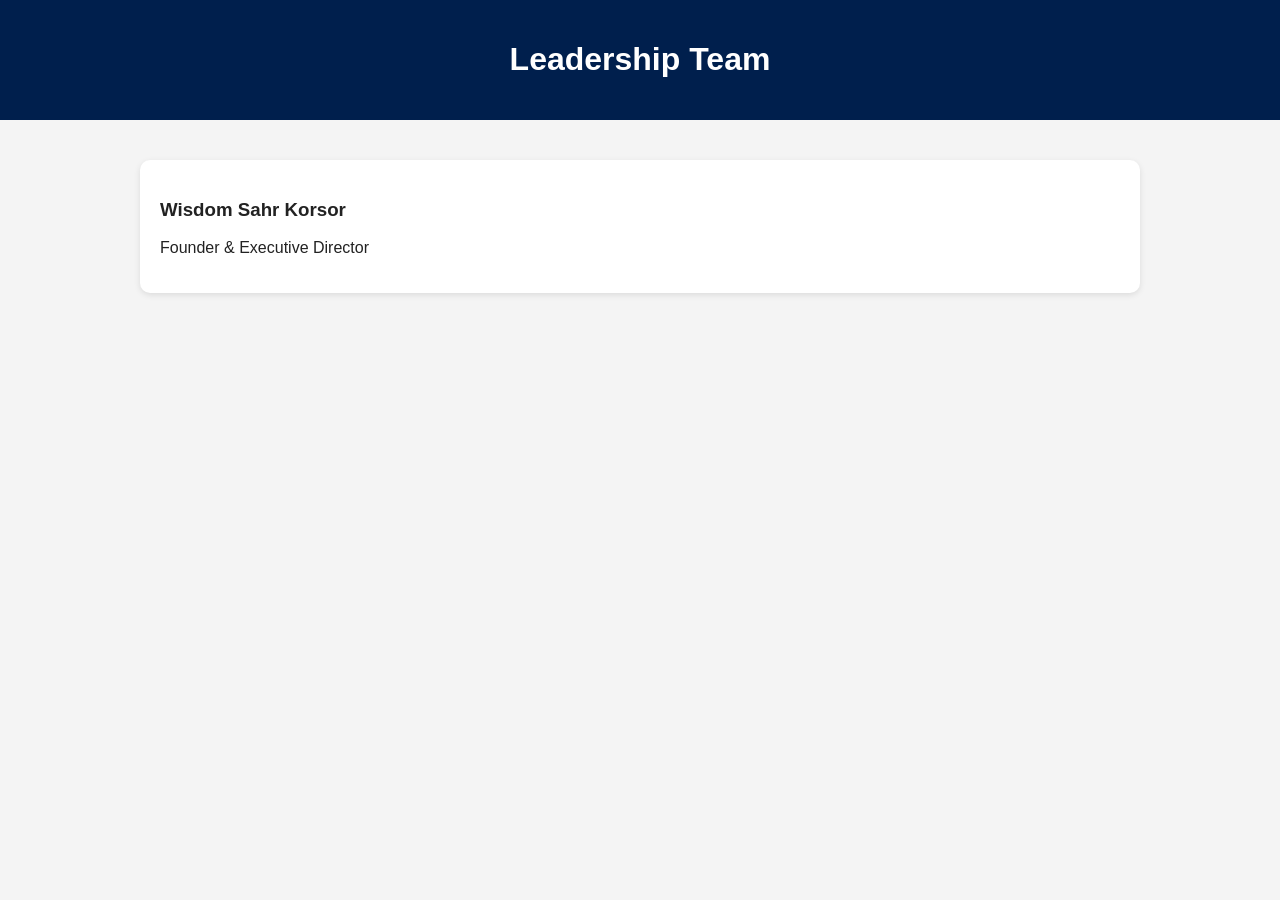
<file: leadership.html>
<!DOCTYPE html>
<html>
<head>
<title>Leadership</title>
<link rel="stylesheet" href="style.css">
</head>
<body>

<header><h1>Leadership Team</h1></header>

<section class="container">
<div class="card">
<h3>Wisdom Sahr Korsor</h3>
<p>Founder & Executive Director</p>
</div>
</section>

</body>
</html>
</file>
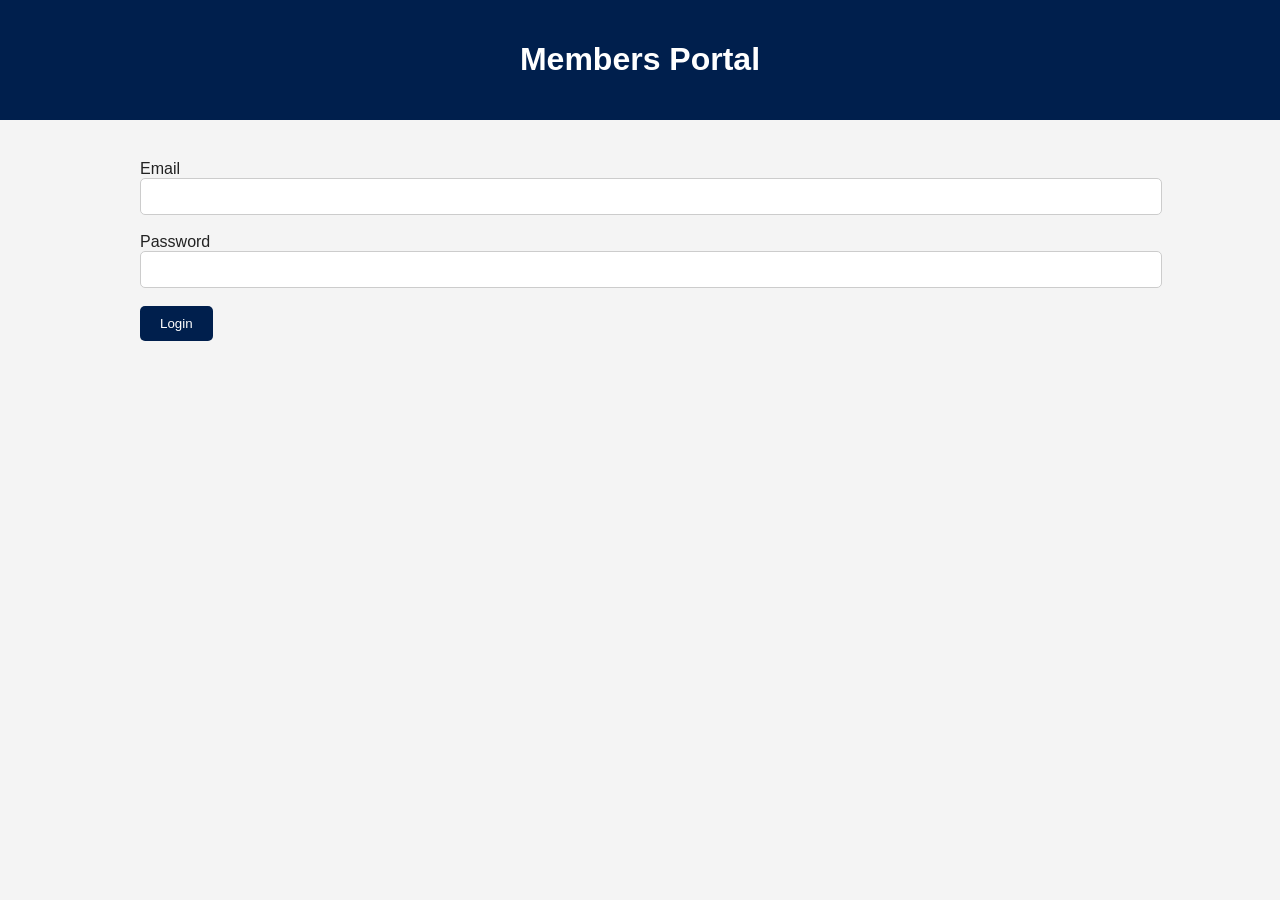
<file: members.html>
<!DOCTYPE html>
<html>
<head>
<title>Members Portal</title>
<link rel="stylesheet" href="style.css">
</head>
<body>

<header><h1>Members Portal</h1></header>

<section class="container">
<form>
<label>Email</label><br>
<input type="email"><br><br>

<label>Password</label><br>
<input type="password"><br><br>

<button>Login</button>
</form>
</section>

</body>
</html>
</file>
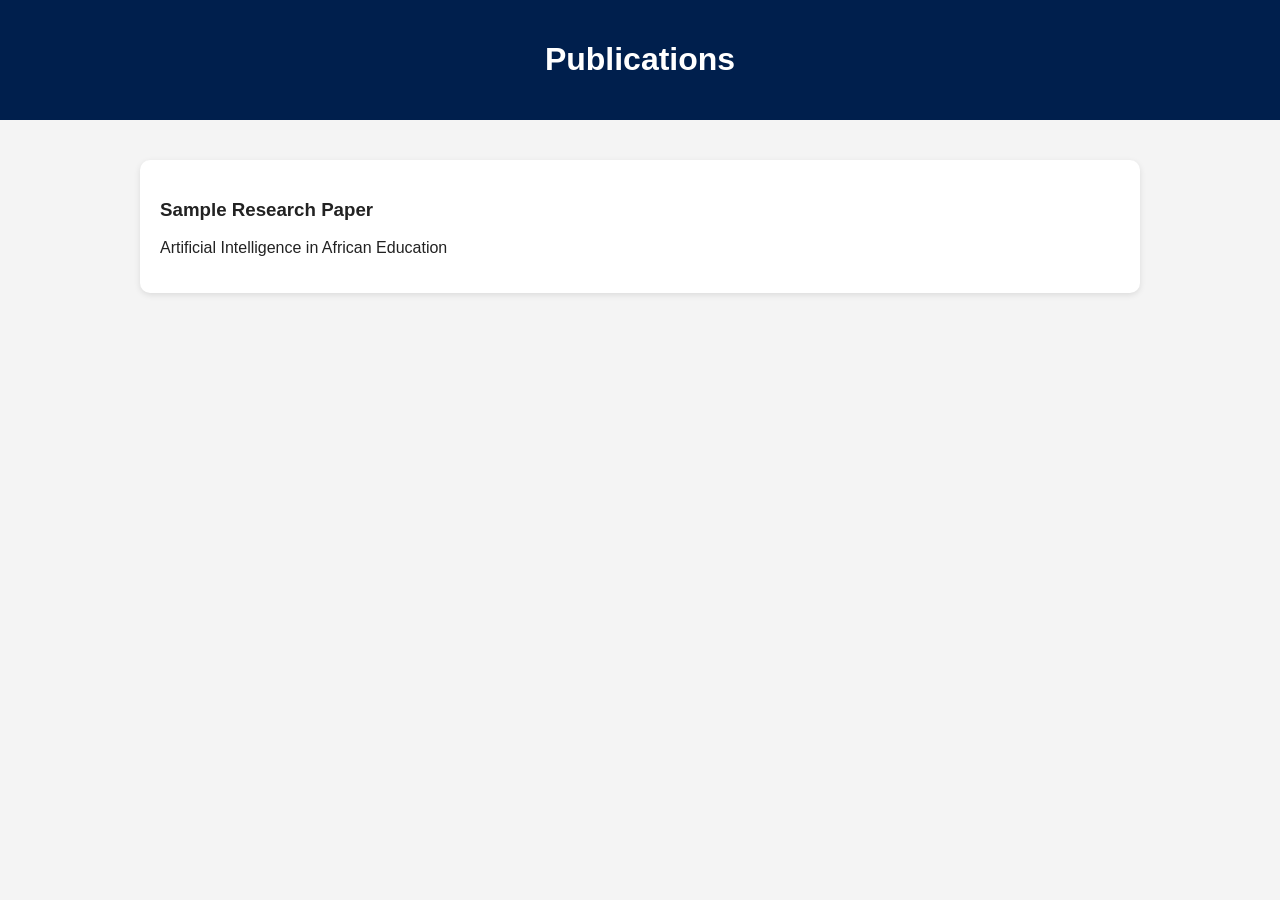
<file: publications.html>
<!DOCTYPE html>
<html>
<head>
<title>Publications</title>
<link rel="stylesheet" href="style.css">
</head>
<body>

<header><h1>Publications</h1></header>

<section class="container">
<div class="card">
<h3>Sample Research Paper</h3>
<p>Artificial Intelligence in African Education</p>
</div>
</section>

</body>
</html>
</file>
<file: style.css>
body{
margin:0;
font-family:Arial,sans-serif;
background:#f4f4f4;
color:#222;
}

header{
background:#001f4d;
color:white;
padding:20px;
text-align:center;
}

nav a{
color:white;
margin:0 10px;
text-decoration:none;
}

.hero{
background:#0b4ea2;
color:white;
padding:80px 20px;
text-align:center;
}

.container{
padding:40px;
max-width:1000px;
margin:auto;
}

.cards{
display:grid;
grid-template-columns:repeat(auto-fit,minmax(200px,1fr));
gap:20px;
}

.card{
background:white;
padding:20px;
border-radius:10px;
box-shadow:0 2px 6px rgba(0,0,0,0.1);
}

button{
background:#001f4d;
color:white;
padding:10px 20px;
border:none;
border-radius:5px;
}

input{
width:100%;
padding:10px;
border-radius:5px;
border:1px solid #ccc;
}

footer{
background:#001f4d;
color:white;
text-align:center;
padding:20px;
margin-top:40px;
}
</file>
